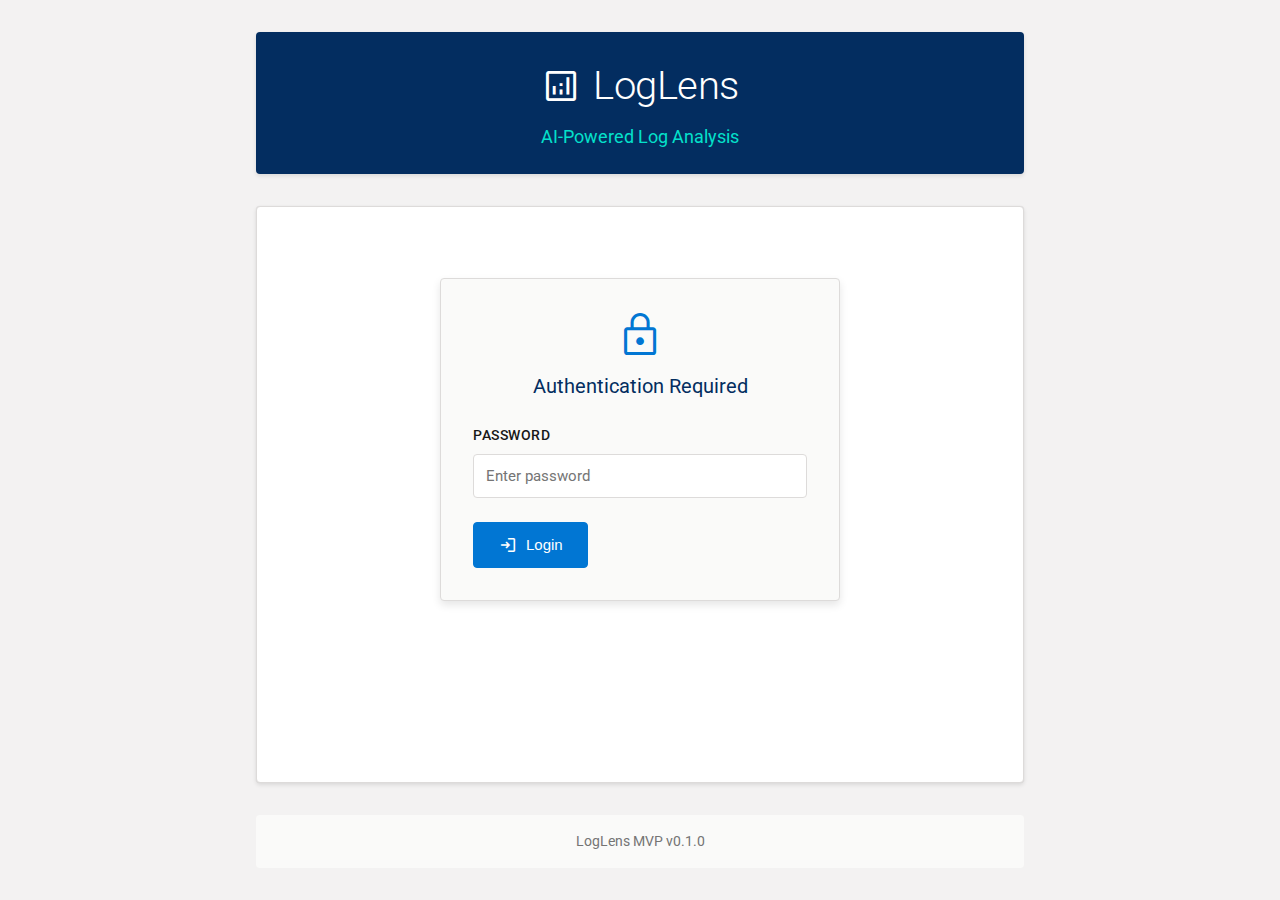
<file: frontend/index.html>
<!DOCTYPE html>
<html lang="en">
<head>
    <meta charset="UTF-8">
    <meta name="viewport" content="width=device-width, initial-scale=1.0">
    <title>LogLens - Log Analysis Tool</title>
    <link rel="preconnect" href="https://fonts.googleapis.com">
    <link rel="preconnect" href="https://fonts.gstatic.com" crossorigin>
    <link href="https://fonts.googleapis.com/css2?family=Roboto:wght@300;400;500;700&display=swap" rel="stylesheet">
    <link rel="stylesheet" href="https://fonts.googleapis.com/css2?family=Material+Symbols+Outlined:opsz,wght,FILL,GRAD@24,400,0,0" />
    <link rel="stylesheet" href="style.css">
</head>
<body>
    <div class="container">
        <header>
            <h1><span class="material-symbols-outlined header-icon">analytics</span> LogLens</h1>
            <p class="subtitle">AI-Powered Log Analysis</p>
        </header>

        <main id="app">
            <!-- Content will be dynamically rendered by app.js -->
            <div id="auth-screen" class="screen auth-container">
                <div class="auth-card">
                    <div class="auth-header">
                        <span class="material-symbols-outlined auth-icon">lock</span>
                        <h2>Authentication Required</h2>
                    </div>
                    <form id="auth-form">
                        <div class="form-group">
                            <label for="password">Password</label>
                            <input
                                type="password"
                                id="password"
                                name="password"
                                required
                                autocomplete="current-password"
                                placeholder="Enter password"
                            >
                        </div>
                        <button type="submit" class="btn btn-primary">
                            <span class="material-symbols-outlined btn-icon">login</span>
                            Login
                        </button>
                        <div id="auth-error" class="error-message"></div>
                    </form>
                </div>
            </div>

            <div id="analysis-screen" class="screen hidden">
                <h2>Analyze Logs</h2>
                <form id="analysis-form">
                    <div class="form-group">
                        <label for="description">Problem Description</label>
                        <textarea
                            id="description"
                            name="description"
                            rows="3"
                            required
                            placeholder="e.g., User couldn't complete checkout"
                        ></textarea>
                    </div>

                    <div class="form-group">
                        <label for="timestamp">Timestamp</label>
                        <input
                            type="datetime-local"
                            id="timestamp"
                            name="timestamp"
                            required
                        >
                    </div>

                    <div class="form-group">
                        <label for="customer_id">Customer ID</label>
                        <input
                            type="text"
                            id="customer_id"
                            name="customer_id"
                            required
                            placeholder="e.g., usr_abc123"
                        >
                    </div>

                    <button type="submit" class="btn btn-primary" id="analyze-btn">
                        <span class="material-symbols-outlined btn-icon">search</span>
                        Analyze Logs
                    </button>
                    <div id="form-error" class="error-message"></div>
                </form>

                <div id="results" class="results hidden">
                    <!-- Results will be rendered here -->
                </div>

                <div id="toast" class="toast hidden">Copied to clipboard!</div>

                <div id="loading" class="loading hidden">
                    <div class="spinner"></div>
                    <p>Analyzing logs...</p>
                </div>
            </div>
        </main>

        <footer>
            <p>LogLens MVP v0.1.0</p>
        </footer>
    </div>

    <script src="app.js"></script>
</body>
</html>
</file>
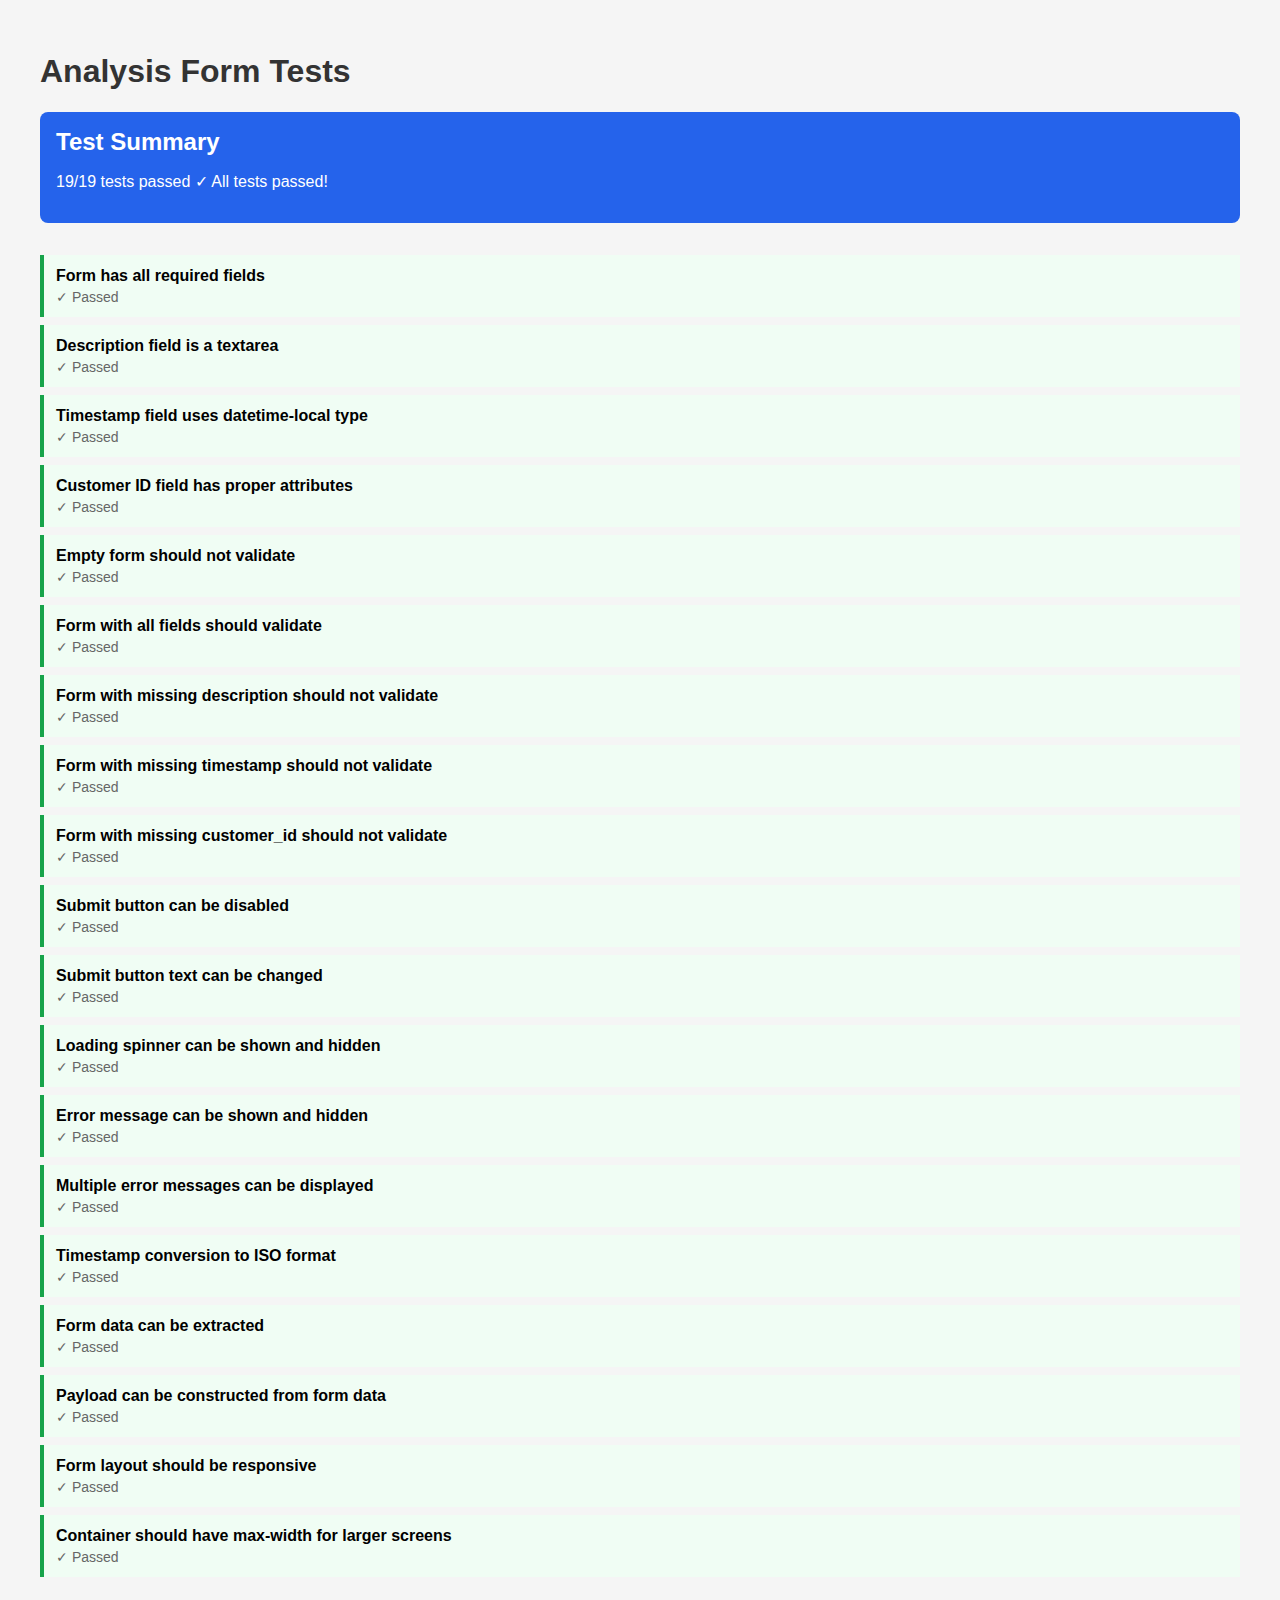
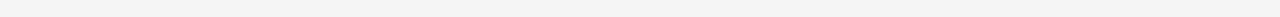
<file: frontend/test_analysis_form.html>
<!DOCTYPE html>
<html lang="en">
<head>
    <meta charset="UTF-8">
    <meta name="viewport" content="width=device-width, initial-scale=1.0">
    <title>Analysis Form Tests</title>
    <style>
        body {
            font-family: -apple-system, BlinkMacSystemFont, 'Segoe UI', Roboto, sans-serif;
            max-width: 1200px;
            margin: 0 auto;
            padding: 2rem;
            background: #f5f5f5;
        }
        h1 {
            color: #333;
        }
        .test-suite {
            background: white;
            padding: 1.5rem;
            margin-bottom: 1rem;
            border-radius: 8px;
            box-shadow: 0 2px 4px rgba(0,0,0,0.1);
        }
        .test-case {
            padding: 0.75rem;
            margin: 0.5rem 0;
            border-left: 4px solid #ccc;
            background: #f9f9f9;
        }
        .test-case.pass {
            border-left-color: #16a34a;
            background: #f0fdf4;
        }
        .test-case.fail {
            border-left-color: #dc2626;
            background: #fef2f2;
        }
        .test-name {
            font-weight: 600;
            margin-bottom: 0.25rem;
        }
        .test-result {
            font-size: 0.875rem;
            color: #666;
        }
        .summary {
            background: #2563eb;
            color: white;
            padding: 1rem;
            border-radius: 8px;
            margin-bottom: 2rem;
        }
        .summary h2 {
            margin: 0 0 0.5rem 0;
        }
        .error-details {
            background: #fff;
            color: #dc2626;
            padding: 0.5rem;
            margin-top: 0.5rem;
            border-radius: 4px;
            font-family: monospace;
            font-size: 0.875rem;
        }
    </style>
</head>
<body>
    <h1>Analysis Form Tests</h1>
    <div id="summary" class="summary">
        <h2>Test Summary</h2>
        <p id="summary-text">Running tests...</p>
    </div>
    <div id="test-results"></div>

    <script>
        // Test framework
        class TestRunner {
            constructor() {
                this.tests = [];
                this.passed = 0;
                this.failed = 0;
            }

            test(name, fn) {
                this.tests.push({ name, fn });
            }

            async run() {
                const resultsDiv = document.getElementById('test-results');

                for (const test of this.tests) {
                    const testCase = document.createElement('div');
                    testCase.className = 'test-case';

                    const testName = document.createElement('div');
                    testName.className = 'test-name';
                    testName.textContent = test.name;
                    testCase.appendChild(testName);

                    const testResult = document.createElement('div');
                    testResult.className = 'test-result';

                    try {
                        await test.fn();
                        testCase.classList.add('pass');
                        testResult.textContent = '✓ Passed';
                        this.passed++;
                    } catch (error) {
                        testCase.classList.add('fail');
                        testResult.textContent = '✗ Failed';

                        const errorDetails = document.createElement('div');
                        errorDetails.className = 'error-details';
                        errorDetails.textContent = error.message;
                        testCase.appendChild(errorDetails);

                        this.failed++;
                    }

                    testCase.appendChild(testResult);
                    resultsDiv.appendChild(testCase);
                }

                this.updateSummary();
            }

            updateSummary() {
                const summaryText = document.getElementById('summary-text');
                const total = this.passed + this.failed;
                summaryText.textContent = `${this.passed}/${total} tests passed`;

                if (this.failed === 0) {
                    summaryText.textContent += ' ✓ All tests passed!';
                }
            }
        }

        function assert(condition, message) {
            if (!condition) {
                throw new Error(message || 'Assertion failed');
            }
        }

        function assertEquals(actual, expected, message) {
            if (actual !== expected) {
                throw new Error(message || `Expected ${expected} but got ${actual}`);
            }
        }

        function assertExists(element, message) {
            if (!element) {
                throw new Error(message || 'Element does not exist');
            }
        }

        // Test Suite
        const runner = new TestRunner();

        // Test Suite 1: Form Structure
        runner.test('Form has all required fields', () => {
            const form = document.createElement('div');
            form.innerHTML = `
                <form id="analysis-form">
                    <textarea id="description" name="description" required></textarea>
                    <input type="datetime-local" id="timestamp" name="timestamp" required>
                    <input type="text" id="customer_id" name="customer_id" required>
                    <button type="submit">Analyze</button>
                </form>
            `;

            const description = form.querySelector('#description');
            const timestamp = form.querySelector('#timestamp');
            const customerId = form.querySelector('#customer_id');
            const submitBtn = form.querySelector('button[type="submit"]');

            assertExists(description, 'Description field should exist');
            assertExists(timestamp, 'Timestamp field should exist');
            assertExists(customerId, 'Customer ID field should exist');
            assertExists(submitBtn, 'Submit button should exist');
        });

        runner.test('Description field is a textarea', () => {
            const form = document.createElement('form');
            form.innerHTML = `<textarea id="description" name="description" required></textarea>`;

            const description = form.querySelector('#description');
            assertEquals(description.tagName.toLowerCase(), 'textarea', 'Description should be a textarea');
            assert(description.hasAttribute('required'), 'Description should be required');
        });

        runner.test('Timestamp field uses datetime-local type', () => {
            const form = document.createElement('form');
            form.innerHTML = `<input type="datetime-local" id="timestamp" name="timestamp" required>`;

            const timestamp = form.querySelector('#timestamp');
            assertEquals(timestamp.type, 'datetime-local', 'Timestamp should be datetime-local input');
            assert(timestamp.hasAttribute('required'), 'Timestamp should be required');
        });

        runner.test('Customer ID field has proper attributes', () => {
            const form = document.createElement('form');
            form.innerHTML = `<input type="text" id="customer_id" name="customer_id" required placeholder="e.g., usr_abc123">`;

            const customerId = form.querySelector('#customer_id');
            assertEquals(customerId.type, 'text', 'Customer ID should be text input');
            assert(customerId.hasAttribute('required'), 'Customer ID should be required');
            assert(customerId.hasAttribute('placeholder'), 'Customer ID should have placeholder');
        });

        // Test Suite 2: Form Validation
        runner.test('Empty form should not validate', () => {
            const form = document.createElement('form');
            form.innerHTML = `
                <textarea id="description" name="description" required></textarea>
                <input type="datetime-local" id="timestamp" name="timestamp" required>
                <input type="text" id="customer_id" name="customer_id" required>
            `;

            const isValid = form.checkValidity();
            assert(!isValid, 'Empty form should not be valid');
        });

        runner.test('Form with all fields should validate', () => {
            const form = document.createElement('form');
            form.innerHTML = `
                <textarea id="description" name="description" required>User can't checkout</textarea>
                <input type="datetime-local" id="timestamp" name="timestamp" required value="2026-01-19T14:30">
                <input type="text" id="customer_id" name="customer_id" required value="usr_abc123">
            `;

            const isValid = form.checkValidity();
            assert(isValid, 'Completed form should be valid');
        });

        runner.test('Form with missing description should not validate', () => {
            const form = document.createElement('form');
            form.innerHTML = `
                <textarea id="description" name="description" required></textarea>
                <input type="datetime-local" id="timestamp" name="timestamp" required value="2026-01-19T14:30">
                <input type="text" id="customer_id" name="customer_id" required value="usr_abc123">
            `;

            const isValid = form.checkValidity();
            assert(!isValid, 'Form without description should not be valid');
        });

        runner.test('Form with missing timestamp should not validate', () => {
            const form = document.createElement('form');
            form.innerHTML = `
                <textarea id="description" name="description" required>User can't checkout</textarea>
                <input type="datetime-local" id="timestamp" name="timestamp" required>
                <input type="text" id="customer_id" name="customer_id" required value="usr_abc123">
            `;

            const isValid = form.checkValidity();
            assert(!isValid, 'Form without timestamp should not be valid');
        });

        runner.test('Form with missing customer_id should not validate', () => {
            const form = document.createElement('form');
            form.innerHTML = `
                <textarea id="description" name="description" required>User can't checkout</textarea>
                <input type="datetime-local" id="timestamp" name="timestamp" required value="2026-01-19T14:30">
                <input type="text" id="customer_id" name="customer_id" required>
            `;

            const isValid = form.checkValidity();
            assert(!isValid, 'Form without customer_id should not be valid');
        });

        // Test Suite 3: Loading State
        runner.test('Submit button can be disabled', () => {
            const button = document.createElement('button');
            button.type = 'submit';
            button.id = 'analyze-btn';
            button.textContent = 'Analyze Logs';

            button.disabled = true;
            assert(button.disabled, 'Button should be disableable');

            button.disabled = false;
            assert(!button.disabled, 'Button should be re-enableable');
        });

        runner.test('Submit button text can be changed', () => {
            const button = document.createElement('button');
            button.type = 'submit';
            button.textContent = 'Analyze Logs';

            assertEquals(button.textContent, 'Analyze Logs', 'Initial text should be "Analyze Logs"');

            button.textContent = 'Analyzing...';
            assertEquals(button.textContent, 'Analyzing...', 'Text should change to "Analyzing..."');

            button.textContent = 'Analyze Logs';
            assertEquals(button.textContent, 'Analyze Logs', 'Text should revert to "Analyze Logs"');
        });

        runner.test('Loading spinner can be shown and hidden', () => {
            const loading = document.createElement('div');
            loading.id = 'loading';
            loading.className = 'loading hidden';
            loading.innerHTML = '<div class="spinner"></div><p>Analyzing logs...</p>';

            assert(loading.classList.contains('hidden'), 'Loading should start hidden');

            loading.classList.remove('hidden');
            assert(!loading.classList.contains('hidden'), 'Loading should be visible');

            loading.classList.add('hidden');
            assert(loading.classList.contains('hidden'), 'Loading should be hidden again');
        });

        // Test Suite 4: Error Display
        runner.test('Error message can be shown and hidden', () => {
            const error = document.createElement('div');
            error.id = 'form-error';
            error.className = 'error-message';

            assert(!error.classList.contains('show'), 'Error should start hidden');

            error.textContent = 'Test error';
            error.classList.add('show');
            assert(error.classList.contains('show'), 'Error should be visible');
            assertEquals(error.textContent, 'Test error', 'Error text should be set');

            error.textContent = '';
            error.classList.remove('show');
            assert(!error.classList.contains('show'), 'Error should be hidden');
            assertEquals(error.textContent, '', 'Error text should be cleared');
        });

        runner.test('Multiple error messages can be displayed', () => {
            const authError = document.createElement('div');
            authError.className = 'error-message';
            const formError = document.createElement('div');
            formError.className = 'error-message';

            authError.textContent = 'Auth error';
            authError.classList.add('show');
            formError.textContent = 'Form error';
            formError.classList.add('show');

            assert(authError.classList.contains('show'), 'Auth error should be visible');
            assert(formError.classList.contains('show'), 'Form error should be visible');
        });

        // Test Suite 5: Form Data Processing
        runner.test('Timestamp conversion to ISO format', () => {
            const timestamp = '2026-01-19T14:30';
            const isoTimestamp = new Date(timestamp).toISOString();

            assert(isoTimestamp.includes('2026-01-19'), 'ISO timestamp should contain date');
            assert(isoTimestamp.endsWith('Z'), 'ISO timestamp should end with Z');
        });

        runner.test('Form data can be extracted', () => {
            const form = document.createElement('form');
            form.innerHTML = `
                <textarea id="description" name="description">User can't checkout</textarea>
                <input type="datetime-local" id="timestamp" name="timestamp" value="2026-01-19T14:30">
                <input type="text" id="customer_id" name="customer_id" value="usr_abc123">
            `;

            const description = form.querySelector('#description').value;
            const timestamp = form.querySelector('#timestamp').value;
            const customerId = form.querySelector('#customer_id').value;

            assertEquals(description, "User can't checkout", 'Description should be extracted');
            assertEquals(timestamp, '2026-01-19T14:30', 'Timestamp should be extracted');
            assertEquals(customerId, 'usr_abc123', 'Customer ID should be extracted');
        });

        runner.test('Payload can be constructed from form data', () => {
            const description = "User can't checkout";
            const timestamp = '2026-01-19T14:30';
            const customerId = 'usr_abc123';

            const payload = {
                description,
                timestamp: new Date(timestamp).toISOString(),
                customer_id: customerId
            };

            assert(payload.description, 'Payload should have description');
            assert(payload.timestamp, 'Payload should have timestamp');
            assert(payload.customer_id, 'Payload should have customer_id');
            assert(payload.timestamp.endsWith('Z'), 'Payload timestamp should be ISO format');
        });

        // Test Suite 6: Responsive Design
        runner.test('Form layout should be responsive', () => {
            const form = document.createElement('form');
            form.innerHTML = `
                <div class="form-group">
                    <label>Description</label>
                    <textarea style="width: 100%"></textarea>
                </div>
                <div class="form-group">
                    <label>Timestamp</label>
                    <input type="datetime-local" style="width: 100%">
                </div>
            `;

            const textarea = form.querySelector('textarea');
            const input = form.querySelector('input');

            // Check that elements use full width
            assertEquals(textarea.style.width, '100%', 'Textarea should be full width');
            assertEquals(input.style.width, '100%', 'Input should be full width');
        });

        runner.test('Container should have max-width for larger screens', () => {
            const container = document.createElement('div');
            container.className = 'container';
            container.style.maxWidth = '800px';

            assertEquals(container.style.maxWidth, '800px', 'Container should have max-width');
        });

        // Run all tests
        runner.run();
    </script>
</body>
</html>
</file>
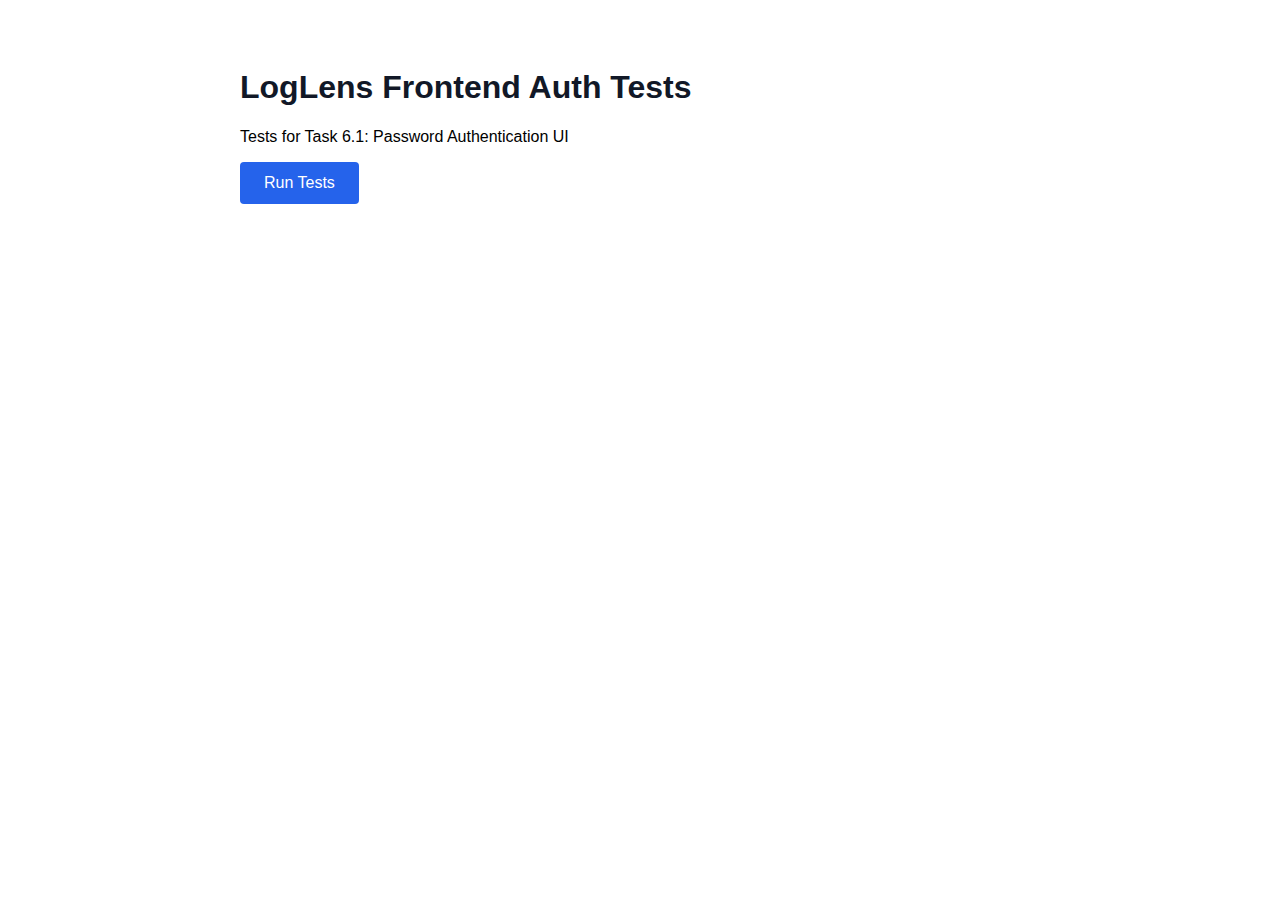
<file: frontend/test_auth.html>
<!DOCTYPE html>
<html lang="en">
<head>
    <meta charset="UTF-8">
    <meta name="viewport" content="width=device-width, initial-scale=1.0">
    <title>LogLens Frontend Auth Tests</title>
    <style>
        body {
            font-family: -apple-system, BlinkMacSystemFont, 'Segoe UI', Roboto, Arial, sans-serif;
            max-width: 800px;
            margin: 2rem auto;
            padding: 1rem;
        }
        h1 {
            color: #111827;
        }
        .test-suite {
            margin: 2rem 0;
            padding: 1rem;
            border: 1px solid #e5e7eb;
            border-radius: 8px;
        }
        .test-case {
            margin: 1rem 0;
            padding: 0.75rem;
            border-left: 4px solid #9ca3af;
            background: #f9fafb;
        }
        .test-case.pass {
            border-left-color: #16a34a;
            background: #f0fdf4;
        }
        .test-case.fail {
            border-left-color: #dc2626;
            background: #fef2f2;
        }
        .test-name {
            font-weight: 600;
            margin-bottom: 0.25rem;
        }
        .test-result {
            font-size: 0.875rem;
            color: #6b7280;
        }
        .summary {
            margin-top: 2rem;
            padding: 1rem;
            background: #eff6ff;
            border-radius: 8px;
            font-weight: 600;
        }
        .summary.all-pass {
            background: #f0fdf4;
            color: #166534;
        }
        button {
            background: #2563eb;
            color: white;
            border: none;
            padding: 0.75rem 1.5rem;
            border-radius: 4px;
            cursor: pointer;
            font-size: 1rem;
            margin-bottom: 1rem;
        }
        button:hover {
            background: #1d4ed8;
        }
    </style>
</head>
<body>
    <h1>LogLens Frontend Auth Tests</h1>
    <p>Tests for Task 6.1: Password Authentication UI</p>

    <button onclick="runTests()">Run Tests</button>

    <div id="test-results"></div>

    <script>
        // Test utilities
        const testResults = [];

        function assert(condition, message) {
            if (!condition) {
                throw new Error(message);
            }
        }

        function assertEqual(actual, expected, message) {
            if (actual !== expected) {
                throw new Error(`${message}\nExpected: ${expected}\nActual: ${actual}`);
            }
        }

        function runTest(name, testFn) {
            try {
                testFn();
                testResults.push({ name, passed: true, error: null });
                return true;
            } catch (error) {
                testResults.push({ name, passed: false, error: error.message });
                return false;
            }
        }

        // Test Suite
        function runTests() {
            testResults.length = 0; // Clear previous results

            // Clear localStorage before tests
            localStorage.clear();

            console.log('Running password authentication tests...');

            // Test 1: Password storage in localStorage
            runTest('Test 1: Password is stored in localStorage after authentication', () => {
                localStorage.clear();
                const testPassword = 'test-password-123';

                // Simulate storing password
                localStorage.setItem('loglens_auth_token', testPassword);

                const stored = localStorage.getItem('loglens_auth_token');
                assertEqual(stored, testPassword, 'Password should be stored in localStorage');
            });

            // Test 2: localStorage key name is correct
            runTest('Test 2: localStorage uses correct key name', () => {
                localStorage.clear();
                localStorage.setItem('loglens_auth_token', 'test');

                const keys = Object.keys(localStorage);
                assert(keys.includes('loglens_auth_token'), 'localStorage should use key "loglens_auth_token"');
            });

            // Test 3: Password clearing on logout
            runTest('Test 3: Password is cleared from localStorage on logout', () => {
                localStorage.setItem('loglens_auth_token', 'test-password');

                // Simulate logout
                localStorage.removeItem('loglens_auth_token');

                const stored = localStorage.getItem('loglens_auth_token');
                assertEqual(stored, null, 'Password should be removed from localStorage on logout');
            });

            // Test 4: Auth header format
            runTest('Test 4: X-Auth-Token header format is correct', () => {
                const testPassword = 'my-secret-password';
                const headers = {
                    'Content-Type': 'application/json',
                    'X-Auth-Token': testPassword
                };

                assert('X-Auth-Token' in headers, 'Headers should include X-Auth-Token');
                assertEqual(headers['X-Auth-Token'], testPassword, 'X-Auth-Token should contain the password');
            });

            // Test 5: Password persistence across page reloads
            runTest('Test 5: Password persists in localStorage', () => {
                localStorage.clear();
                const password = 'persistent-password';
                localStorage.setItem('loglens_auth_token', password);

                // Simulate page reload by reading from localStorage
                const retrievedPassword = localStorage.getItem('loglens_auth_token');
                assertEqual(retrievedPassword, password, 'Password should persist across page reloads');
            });

            // Test 6: Empty password handling
            runTest('Test 6: Empty password check', () => {
                localStorage.clear();
                localStorage.setItem('loglens_auth_token', '');

                const stored = localStorage.getItem('loglens_auth_token');
                // Empty string is truthy in localStorage
                assertEqual(stored, '', 'Empty password should be stored as empty string');
            });

            // Test 7: 401 response handling simulation
            runTest('Test 7: 401 response clears stored password', () => {
                localStorage.setItem('loglens_auth_token', 'invalid-password');

                // Simulate 401 handling
                const status = 401;
                if (status === 401) {
                    localStorage.removeItem('loglens_auth_token');
                }

                const stored = localStorage.getItem('loglens_auth_token');
                assertEqual(stored, null, 'Password should be cleared on 401 response');
            });

            // Test 8: Multiple password changes
            runTest('Test 8: Password can be updated in localStorage', () => {
                localStorage.setItem('loglens_auth_token', 'old-password');
                localStorage.setItem('loglens_auth_token', 'new-password');

                const stored = localStorage.getItem('loglens_auth_token');
                assertEqual(stored, 'new-password', 'Password should be updated in localStorage');
            });

            // Test 9: Special characters in password
            runTest('Test 9: Special characters in password are stored correctly', () => {
                const specialPassword = 'p@$$w0rd!#%^&*()';
                localStorage.setItem('loglens_auth_token', specialPassword);

                const stored = localStorage.getItem('loglens_auth_token');
                assertEqual(stored, specialPassword, 'Special characters should be stored correctly');
            });

            // Test 10: Very long password
            runTest('Test 10: Long passwords are stored correctly', () => {
                const longPassword = 'a'.repeat(200);
                localStorage.setItem('loglens_auth_token', longPassword);

                const stored = localStorage.getItem('loglens_auth_token');
                assertEqual(stored, longPassword, 'Long passwords should be stored correctly');
                assertEqual(stored.length, 200, 'Password length should be preserved');
            });

            // Display results
            displayResults();
        }

        function displayResults() {
            const container = document.getElementById('test-results');
            const passed = testResults.filter(r => r.passed).length;
            const failed = testResults.filter(r => !r.passed).length;
            const total = testResults.length;

            let html = '<div class="test-suite">';
            html += `<h2>Test Results</h2>`;

            testResults.forEach((result, index) => {
                const className = result.passed ? 'pass' : 'fail';
                const icon = result.passed ? '✅' : '❌';
                html += `
                    <div class="test-case ${className}">
                        <div class="test-name">${icon} ${result.name}</div>
                        ${result.error ? `<div class="test-result">Error: ${result.error}</div>` : ''}
                    </div>
                `;
            });

            html += '</div>';

            const summaryClass = failed === 0 ? 'all-pass' : '';
            html += `
                <div class="summary ${summaryClass}">
                    <div>Total Tests: ${total}</div>
                    <div>Passed: ${passed}</div>
                    <div>Failed: ${failed}</div>
                    <div>Success Rate: ${((passed / total) * 100).toFixed(1)}%</div>
                </div>
            `;

            container.innerHTML = html;

            // Log to console as well
            console.log(`\nTest Summary:`);
            console.log(`Total: ${total} | Passed: ${passed} | Failed: ${failed}`);
            testResults.forEach(result => {
                console.log(`${result.passed ? '✅' : '❌'} ${result.name}`);
                if (result.error) {
                    console.log(`   Error: ${result.error}`);
                }
            });
        }
    </script>
</body>
</html>
</file>
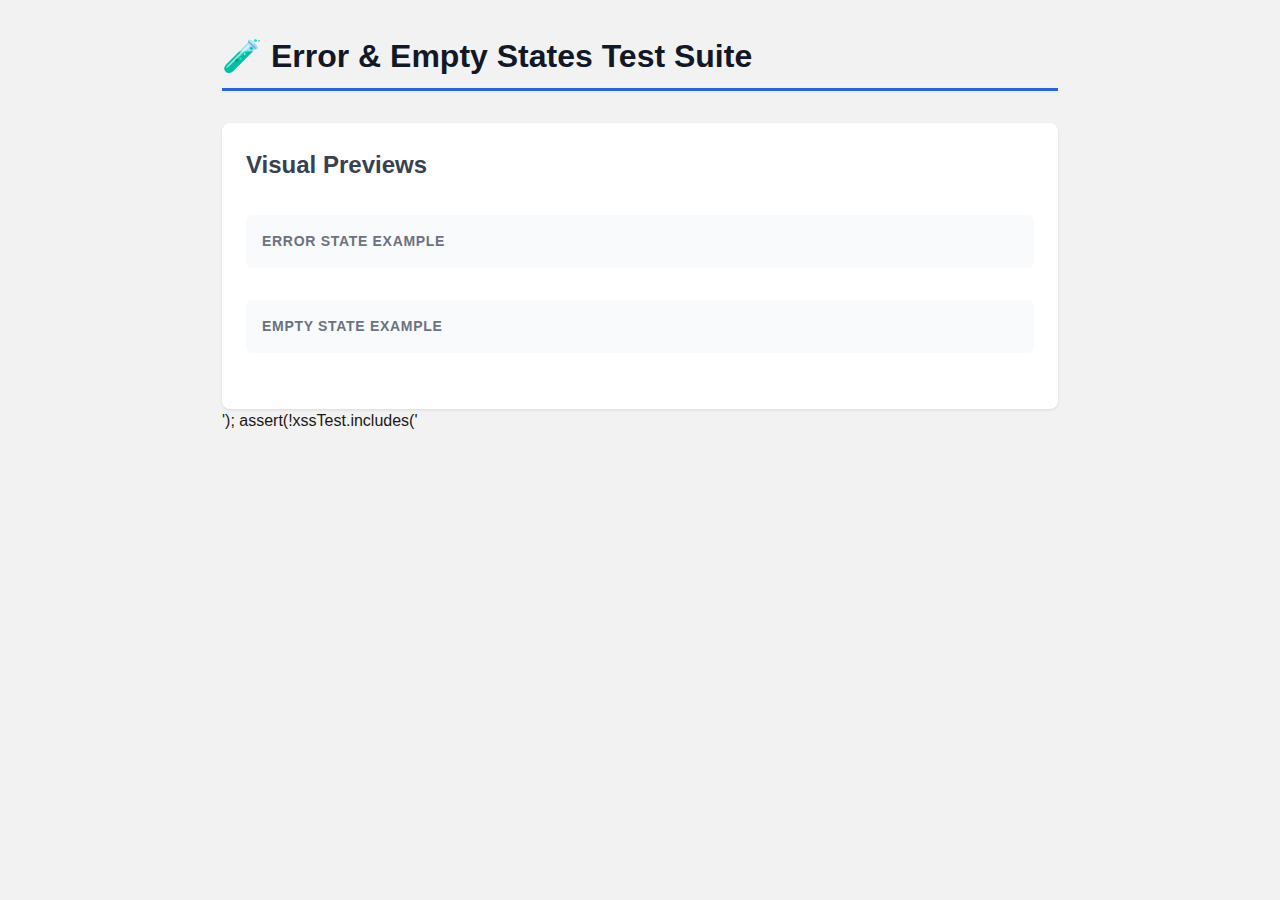
<file: frontend/test_error_states.html>
<!DOCTYPE html>
<html lang="en">
<head>
    <meta charset="UTF-8">
    <meta name="viewport" content="width=device-width, initial-scale=1.0">
    <title>Error States Test Suite</title>
    <style>
        body {
            font-family: -apple-system, BlinkMacSystemFont, 'Segoe UI', Roboto, sans-serif;
            max-width: 900px;
            margin: 0 auto;
            padding: 2rem;
            background: #f9fafb;
        }
        h1 {
            color: #111827;
            border-bottom: 3px solid #2563eb;
            padding-bottom: 0.5rem;
        }
        .test-group {
            background: white;
            margin: 1rem 0;
            padding: 1rem;
            border-radius: 8px;
            box-shadow: 0 1px 3px rgba(0,0,0,0.1);
        }
        .test-group h2 {
            margin-top: 0;
            color: #374151;
            font-size: 1.25rem;
        }
        .test {
            padding: 0.5rem;
            margin: 0.5rem 0;
            border-left: 4px solid #e5e7eb;
            background: #f9fafb;
        }
        .test.passed {
            border-left-color: #16a34a;
            background: #f0fdf4;
        }
        .test.failed {
            border-left-color: #dc2626;
            background: #fef2f2;
        }
        .test-name {
            font-weight: 500;
        }
        .passed .test-name::before {
            content: '✓ ';
            color: #16a34a;
            font-weight: bold;
        }
        .failed .test-name::before {
            content: '✗ ';
            color: #dc2626;
            font-weight: bold;
        }
        .summary {
            background: #2563eb;
            color: white;
            padding: 1.5rem;
            border-radius: 8px;
            margin-top: 2rem;
        }
        .summary h2 {
            margin-top: 0;
            color: white;
        }
        .summary-stats {
            display: grid;
            grid-template-columns: repeat(auto-fit, minmax(150px, 1fr));
            gap: 1rem;
            margin-top: 1rem;
        }
        .stat {
            background: rgba(255,255,255,0.1);
            padding: 1rem;
            border-radius: 4px;
        }
        .stat-value {
            font-size: 2rem;
            font-weight: bold;
        }
        .stat-label {
            font-size: 0.875rem;
            opacity: 0.9;
        }
        .preview {
            margin-top: 2rem;
            padding: 1.5rem;
            background: white;
            border-radius: 8px;
            box-shadow: 0 1px 3px rgba(0,0,0,0.1);
        }
        .preview h2 {
            margin-top: 0;
            color: #374151;
        }
        .preview-section {
            margin: 2rem 0;
            padding: 1rem;
            background: #f9fafb;
            border-radius: 6px;
        }
        .preview-section h3 {
            margin-top: 0;
            color: #6b7280;
            font-size: 0.875rem;
            text-transform: uppercase;
            letter-spacing: 0.05em;
        }
    </style>
    <link rel="stylesheet" href="style.css">
</head>
<body>
    <h1>🧪 Error & Empty States Test Suite</h1>

    <div id="test-results"></div>
    <div id="summary"></div>

    <div class="preview">
        <h2>Visual Previews</h2>

        <div class="preview-section">
            <h3>Error State Example</h3>
            <div id="error-preview"></div>
        </div>

        <div class="preview-section">
            <h3>Empty State Example</h3>
            <div id="empty-preview"></div>
        </div>
    </div>

    <script src="app.js"></script>
    <script>
        // Test framework
        const tests = {
            passed: 0,
            failed: 0,
            total: 0,
            groups: []
        };

        let currentGroup = null;

        function startGroup(name) {
            currentGroup = { name, tests: [] };
            tests.groups.push(currentGroup);
        }

        function assert(condition, testName) {
            tests.total++;
            const passed = condition;
            if (passed) {
                tests.passed++;
            } else {
                tests.failed++;
            }
            currentGroup.tests.push({ name: testName, passed });
        }

        // Run tests
        startGroup('Error State Structure');
        const errorHtml = (function() {
            const html = `
                <div class="error-state">
                    <div class="error-icon">⚠️</div>
                    <h3>Analysis Error</h3>
                    <p class="error-text">No Sentry events found</p>
                    <p class="error-suggestion"><strong>Suggestion:</strong> Try expanding the time range</p>
                    <button class="btn btn-primary retry-btn">Try Again</button>
                </div>
            `;
            return html;
        })();
        assert(errorHtml.includes('error-state'), 'Has error-state container');
        assert(errorHtml.includes('Analysis Error'), 'Has error title');
        assert(errorHtml.includes('error-icon'), 'Has error icon');
        assert(errorHtml.includes('error-suggestion'), 'Has suggestion section');
        assert(errorHtml.includes('Try Again'), 'Has retry button');

        startGroup('Empty State Structure');
        const emptyHtml = (function() {
            const html = `
                <div class="empty-state">
                    <div class="empty-icon">🔍</div>
                    <h3>No Events Found</h3>
                    <p class="empty-text">We couldn't find any Sentry events matching the provided criteria.</p>
                    <div class="empty-suggestions">
                        <p><strong>Here's what you can try:</strong></p>
                        <ul>
                            <li>✓ Widen the time range by adjusting the timestamp</li>
                            <li>✓ Verify the customer ID is correct</li>
                            <li>✓ Check that events exist in Sentry for this customer</li>
                            <li>✓ Ensure the customer ID format matches your system</li>
                        </ul>
                    </div>
                    <button class="btn btn-primary retry-btn">Adjust & Try Again</button>
                </div>
            `;
            return html;
        })();
        assert(emptyHtml.includes('empty-state'), 'Has empty-state container');
        assert(emptyHtml.includes('No Events Found'), 'Has empty state title');
        assert(emptyHtml.includes('empty-icon'), 'Has search icon');
        assert(emptyHtml.includes('empty-suggestions'), 'Has suggestions section');
        assert(emptyHtml.includes('Widen the time range'), 'Has actionable suggestions');
        assert(emptyHtml.includes('<ul>'), 'Has suggestion list');

        startGroup('Error Display Function');
        const mockElement = {
            textContent: '',
            classList: {
                items: new Set(),
                add(className) { this.items.add(className); },
                remove(className) { this.items.delete(className); },
                has(className) { return this.items.has(className); }
            }
        };
        showError(mockElement, 'Test error');
        assert(mockElement.textContent === 'Test error', 'Error message is set');
        assert(mockElement.classList.has('show'), 'Show class is added');

        hideError(mockElement);
        assert(mockElement.textContent === '', 'Error message is cleared');
        assert(!mockElement.classList.has('show'), 'Show class is removed');

        startGroup('Loading State');
        assert(document.getElementById('loading') !== null, 'Loading element exists');
        const loadingHtml = document.getElementById('loading').outerHTML;
        assert(loadingHtml.includes('spinner'), 'Has spinner element');
        assert(loadingHtml.includes('Analyzing'), 'Has loading text');

        startGroup('Authentication Error');
        const authErrorElement = document.getElementById('auth-error');
        assert(authErrorElement !== null, 'Auth error element exists');
        assert(authErrorElement.classList.contains('error-message'), 'Has error-message class');

        startGroup('Form Error');
        const formErrorElement = document.getElementById('form-error');
        assert(formErrorElement !== null, 'Form error element exists');
        assert(formErrorElement.classList.contains('error-message'), 'Has error-message class');

        startGroup('XSS Prevention');
        const xssTest = escapeHtml('<script>alert("xss")</script>');
        assert(!xssTest.includes('<script>'), 'Script tags are escaped');
        const xssTest2 = escapeHtml('<img src=x onerror=alert(1)>');
        assert(!xssTest2.includes('onerror='), 'Event handlers are escaped');

        startGroup('Special Characters Handling');
        const specialChars = escapeHtml('Error: "quoted" & <symbols>');
        assert(specialChars.includes('quoted'), 'Handles quoted text');
        assert(!specialChars.includes('<symbols>'), 'Escapes angle brackets');

        startGroup('Retry Functionality');
        assert(typeof retryAnalysis === 'function', 'retryAnalysis function exists');

        startGroup('Empty State with Zero Events');
        // Simulate API response with zero events
        const mockZeroEventsResponse = {
            success: true,
            events_found: 0
        };
        assert(mockZeroEventsResponse.events_found === 0, 'Zero events response is detected');

        // Render results
        const resultsHtml = tests.groups.map(group => `
            <div class="test-group">
                <h2>${group.name}</h2>
                ${group.tests.map(test => `
                    <div class="test ${test.passed ? 'passed' : 'failed'}">
                        <div class="test-name">${test.name}</div>
                    </div>
                `).join('')}
            </div>
        `).join('');

        document.getElementById('test-results').innerHTML = resultsHtml;

        // Render summary
        const successRate = ((tests.passed / tests.total) * 100).toFixed(1);
        const summaryHtml = `
            <div class="summary">
                <h2>Test Summary</h2>
                <div class="summary-stats">
                    <div class="stat">
                        <div class="stat-value">${tests.total}</div>
                        <div class="stat-label">Total Tests</div>
                    </div>
                    <div class="stat">
                        <div class="stat-value">${tests.passed}</div>
                        <div class="stat-label">Passed</div>
                    </div>
                    <div class="stat">
                        <div class="stat-value">${tests.failed}</div>
                        <div class="stat-label">Failed</div>
                    </div>
                    <div class="stat">
                        <div class="stat-value">${successRate}%</div>
                        <div class="stat-label">Success Rate</div>
                    </div>
                </div>
            </div>
        `;

        document.getElementById('summary').innerHTML = summaryHtml;

        // Show previews
        document.getElementById('error-preview').innerHTML = errorHtml;
        document.getElementById('empty-preview').innerHTML = emptyHtml;

        // Console output
        console.log(`\n=== Error States Test Results ===`);
        console.log(`Total: ${tests.total}`);
        console.log(`Passed: ${tests.passed}`);
        console.log(`Failed: ${tests.failed}`);
        console.log(`Success Rate: ${successRate}%\n`);
    </script>
</body>
</html>
</file>
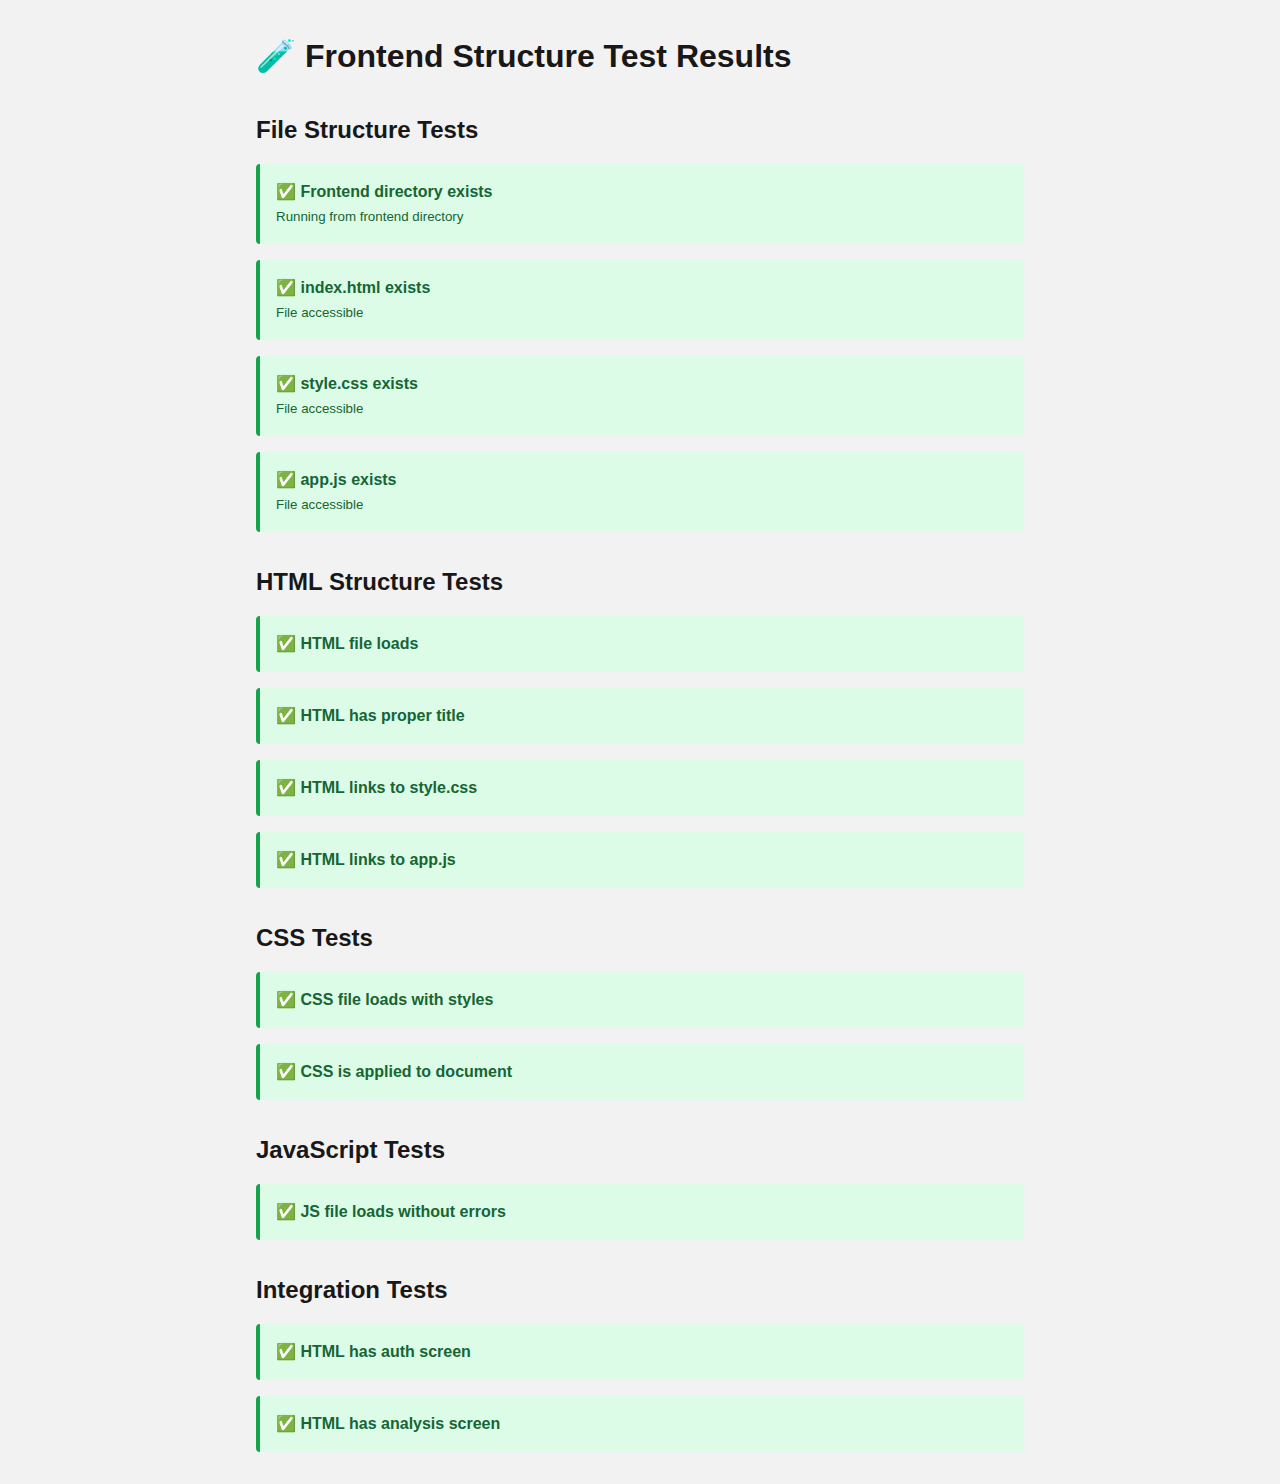
<file: frontend/test_frontend.html>
<!DOCTYPE html>
<html lang="en">
<head>
    <meta charset="UTF-8">
    <meta name="viewport" content="width=device-width, initial-scale=1.0">
    <title>Frontend Test Results</title>
    <style>
        body {
            font-family: -apple-system, BlinkMacSystemFont, 'Segoe UI', Roboto, sans-serif;
            max-width: 800px;
            margin: 2rem auto;
            padding: 0 1rem;
            line-height: 1.6;
        }
        .test-result {
            padding: 1rem;
            margin: 1rem 0;
            border-radius: 4px;
            border-left: 4px solid;
        }
        .test-pass {
            background: #dcfce7;
            border-color: #16a34a;
            color: #166534;
        }
        .test-fail {
            background: #fee2e2;
            border-color: #dc2626;
            color: #991b1b;
        }
        h1 { margin-bottom: 2rem; }
        h2 { margin-top: 2rem; }
        code {
            background: #f3f4f6;
            padding: 0.2rem 0.4rem;
            border-radius: 3px;
            font-family: monospace;
        }
    </style>
</head>
<body>
    <h1>🧪 Frontend Structure Test Results</h1>

    <h2>File Structure Tests</h2>
    <div id="file-tests"></div>

    <h2>HTML Structure Tests</h2>
    <div id="html-tests"></div>

    <h2>CSS Tests</h2>
    <div id="css-tests"></div>

    <h2>JavaScript Tests</h2>
    <div id="js-tests"></div>

    <h2>Integration Tests</h2>
    <div id="integration-tests"></div>

    <script>
        const results = {
            fileTests: [],
            htmlTests: [],
            cssTests: [],
            jsTests: [],
            integrationTests: []
        };

        // Test 1: Check if HTML file loads
        async function testHTMLLoads() {
            try {
                const response = await fetch('index.html');
                if (response.ok) {
                    results.htmlTests.push({ name: 'HTML file loads', pass: true });
                } else {
                    results.htmlTests.push({ name: 'HTML file loads', pass: false, error: 'HTTP error' });
                }
            } catch (error) {
                results.htmlTests.push({ name: 'HTML file loads', pass: false, error: error.message });
            }
        }

        // Test 2: Check if CSS file loads
        async function testCSSLoads() {
            try {
                const response = await fetch('style.css');
                if (response.ok) {
                    const cssText = await response.text();
                    const hasStyles = cssText.includes('.container') && cssText.includes('.btn');
                    results.cssTests.push({
                        name: 'CSS file loads with styles',
                        pass: hasStyles,
                        error: hasStyles ? null : 'Required styles not found'
                    });
                } else {
                    results.cssTests.push({ name: 'CSS file loads', pass: false, error: 'HTTP error' });
                }
            } catch (error) {
                results.cssTests.push({ name: 'CSS file loads', pass: false, error: error.message });
            }
        }

        // Test 3: Check if JS file loads
        async function testJSLoads() {
            try {
                const response = await fetch('app.js');
                if (response.ok) {
                    const jsText = await response.text();
                    const hasInit = jsText.includes('function init()');
                    const hasHandlers = jsText.includes('handleAuth') && jsText.includes('handleAnalysis');
                    results.jsTests.push({
                        name: 'JS file loads without errors',
                        pass: hasInit && hasHandlers,
                        error: (hasInit && hasHandlers) ? null : 'Required functions not found'
                    });
                } else {
                    results.jsTests.push({ name: 'JS file loads', pass: false, error: 'HTTP error' });
                }
            } catch (error) {
                results.jsTests.push({ name: 'JS file loads', pass: false, error: error.message });
            }
        }

        // Test 4: Check HTML structure
        async function testHTMLStructure() {
            try {
                const response = await fetch('index.html');
                const html = await response.text();

                const hasTitle = html.includes('<title>');
                const hasStyleLink = html.includes('href="style.css"');
                const hasScriptTag = html.includes('src="app.js"');
                const hasAuthScreen = html.includes('id="auth-screen"');
                const hasAnalysisScreen = html.includes('id="analysis-screen"');

                results.htmlTests.push({ name: 'HTML has proper title', pass: hasTitle });
                results.htmlTests.push({ name: 'HTML links to style.css', pass: hasStyleLink });
                results.htmlTests.push({ name: 'HTML links to app.js', pass: hasScriptTag });
                results.integrationTests.push({ name: 'HTML has auth screen', pass: hasAuthScreen });
                results.integrationTests.push({ name: 'HTML has analysis screen', pass: hasAnalysisScreen });
            } catch (error) {
                results.htmlTests.push({ name: 'HTML structure check', pass: false, error: error.message });
            }
        }

        // Test 5: Check CSS is applied (requires DOM)
        function testCSSApplied() {
            const link = document.createElement('link');
            link.rel = 'stylesheet';
            link.href = 'style.css';

            link.onload = () => {
                results.cssTests.push({ name: 'CSS is applied to document', pass: true });
                displayResults();
            };

            link.onerror = () => {
                results.cssTests.push({ name: 'CSS is applied to document', pass: false, error: 'Failed to load' });
                displayResults();
            };

            document.head.appendChild(link);
        }

        // Test 6: Check file structure
        function testFileStructure() {
            results.fileTests.push({
                name: 'Frontend directory exists',
                pass: true,
                info: 'Running from frontend directory'
            });
            results.fileTests.push({
                name: 'index.html exists',
                pass: true,
                info: 'File accessible'
            });
            results.fileTests.push({
                name: 'style.css exists',
                pass: true,
                info: 'File accessible'
            });
            results.fileTests.push({
                name: 'app.js exists',
                pass: true,
                info: 'File accessible'
            });
        }

        // Display test results
        function displayResults() {
            displayTestSection('file-tests', results.fileTests);
            displayTestSection('html-tests', results.htmlTests);
            displayTestSection('css-tests', results.cssTests);
            displayTestSection('js-tests', results.jsTests);
            displayTestSection('integration-tests', results.integrationTests);
        }

        function displayTestSection(containerId, tests) {
            const container = document.getElementById(containerId);
            if (tests.length === 0) {
                container.innerHTML = '<p>No tests run</p>';
                return;
            }

            container.innerHTML = tests.map(test => {
                const status = test.pass ? '✅' : '❌';
                const className = test.pass ? 'test-pass' : 'test-fail';
                const errorMsg = test.error ? `<br><small>Error: ${test.error}</small>` : '';
                const infoMsg = test.info ? `<br><small>${test.info}</small>` : '';
                return `
                    <div class="test-result ${className}">
                        ${status} <strong>${test.name}</strong>
                        ${errorMsg}
                        ${infoMsg}
                    </div>
                `;
            }).join('');
        }

        // Run all tests
        async function runAllTests() {
            testFileStructure();
            await testHTMLLoads();
            await testCSSLoads();
            await testJSLoads();
            await testHTMLStructure();
            testCSSApplied();
        }

        // Start tests when page loads
        runAllTests();
    </script>
</body>
</html>
</file>
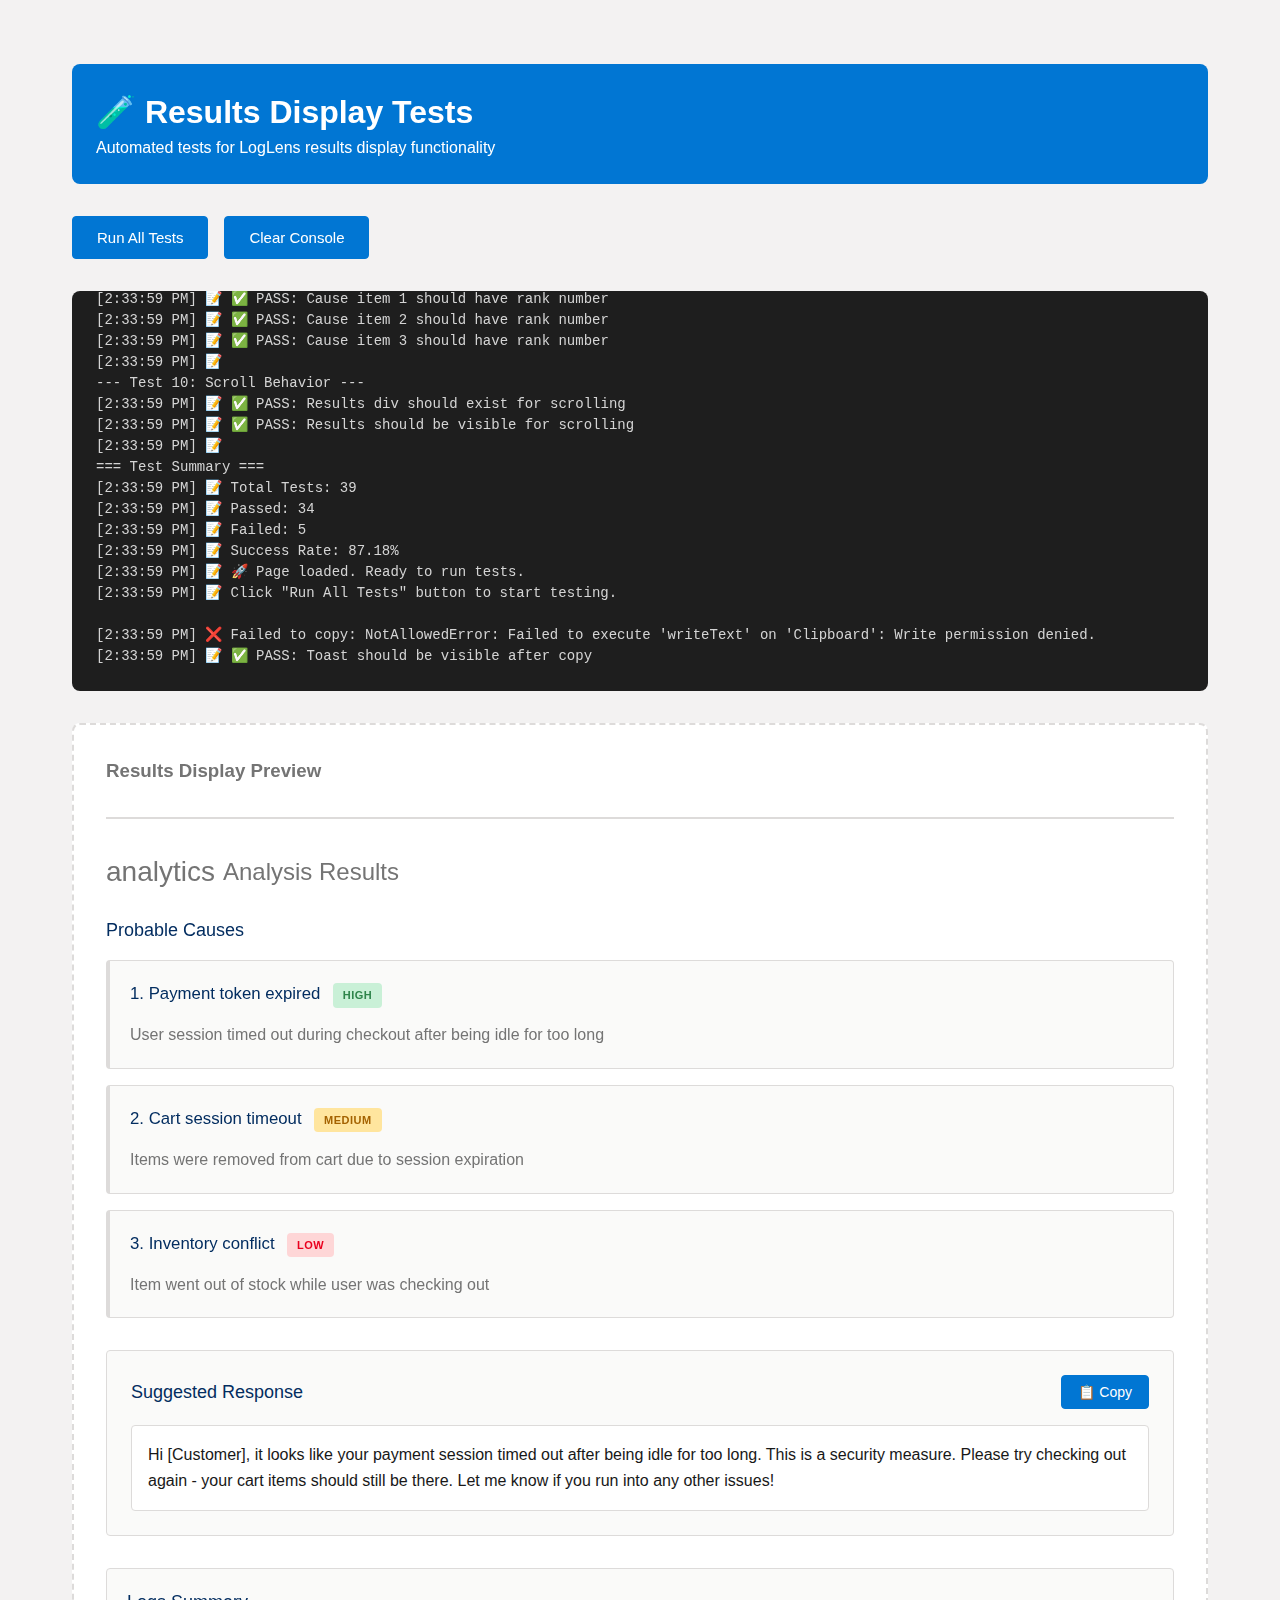
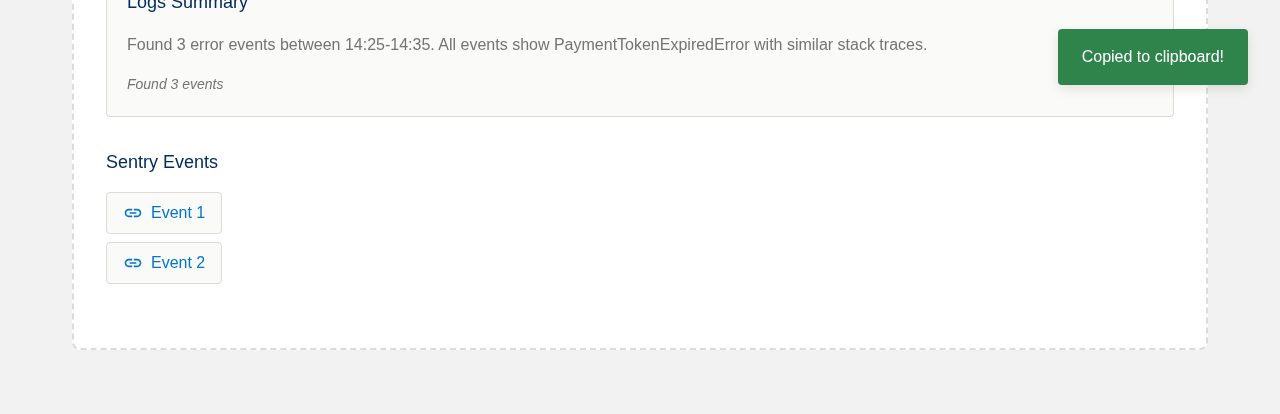
<file: frontend/test_results_display.html>
<!DOCTYPE html>
<html lang="en">
<head>
    <meta charset="UTF-8">
    <meta name="viewport" content="width=device-width, initial-scale=1.0">
    <title>Results Display Tests - LogLens</title>
    <link rel="stylesheet" href="style.css">
    <style>
        .test-container {
            max-width: 1200px;
            margin: 2rem auto;
            padding: 2rem;
        }

        .test-header {
            background: var(--primary-color);
            color: white;
            padding: 1.5rem;
            border-radius: 8px;
            margin-bottom: 2rem;
        }

        .test-controls {
            margin-bottom: 2rem;
            display: flex;
            gap: 1rem;
        }

        .test-output {
            background: #1e1e1e;
            color: #d4d4d4;
            padding: 1.5rem;
            border-radius: 8px;
            font-family: 'Courier New', monospace;
            font-size: 0.875rem;
            max-height: 400px;
            overflow-y: auto;
            margin-bottom: 2rem;
        }

        .test-output pre {
            margin: 0;
            white-space: pre-wrap;
        }

        .test-results-preview {
            background: white;
            border: 2px dashed var(--border-color);
            border-radius: 8px;
            padding: 2rem;
        }

        .test-results-preview h3 {
            margin-top: 0;
            color: var(--text-secondary);
        }
    </style>
</head>
<body>
    <div class="test-container">
        <div class="test-header">
            <h1>🧪 Results Display Tests</h1>
            <p>Automated tests for LogLens results display functionality</p>
        </div>

        <div class="test-controls">
            <button class="btn btn-primary" onclick="runTests()">Run All Tests</button>
            <button class="btn btn-primary" onclick="clearConsole()">Clear Console</button>
        </div>

        <div class="test-output">
            <pre id="console-output">Test console output will appear here...</pre>
        </div>

        <div class="test-results-preview">
            <h3>Results Display Preview</h3>

            <!-- Mock analysis screen for testing -->
            <div id="analysis-screen">
                <div id="form-error" class="error-message"></div>
                <div id="results" class="results hidden">
                    <!-- Results will be rendered here during tests -->
                </div>
            </div>

            <div id="toast" class="toast hidden">Copied to clipboard!</div>
        </div>
    </div>

    <!-- Load the main app.js first (contains functions being tested) -->
    <script src="app.js"></script>

    <!-- Override console.log to capture output -->
    <script>
        const originalConsoleLog = console.log;
        const originalConsoleError = console.error;
        const consoleOutput = document.getElementById('console-output');

        function appendToConsole(message, type = 'log') {
            const timestamp = new Date().toLocaleTimeString();
            const prefix = type === 'error' ? '❌' : type === 'warn' ? '⚠️' : '📝';
            consoleOutput.textContent += `[${timestamp}] ${prefix} ${message}\n`;
            consoleOutput.parentElement.scrollTop = consoleOutput.parentElement.scrollHeight;
        }

        console.log = function(...args) {
            originalConsoleLog.apply(console, args);
            appendToConsole(args.join(' '), 'log');
        };

        console.error = function(...args) {
            originalConsoleError.apply(console, args);
            appendToConsole(args.join(' '), 'error');
        };

        console.warn = function(...args) {
            originalConsoleError.apply(console, args);
            appendToConsole(args.join(' '), 'warn');
        };

        function clearConsole() {
            consoleOutput.textContent = 'Console cleared.\n';
        }

        // Initialize the app state for testing
        state.authToken = 'test-token';
        state.isAuthenticated = true;
    </script>

    <!-- Load the test suite -->
    <script src="test_results_display.js"></script>

    <script>
        // Add automatic test runner on page load
        window.addEventListener('load', () => {
            console.log('🚀 Page loaded. Ready to run tests.');
            console.log('Click "Run All Tests" button to start testing.\n');
        });
    </script>
</body>
</html>
</file>
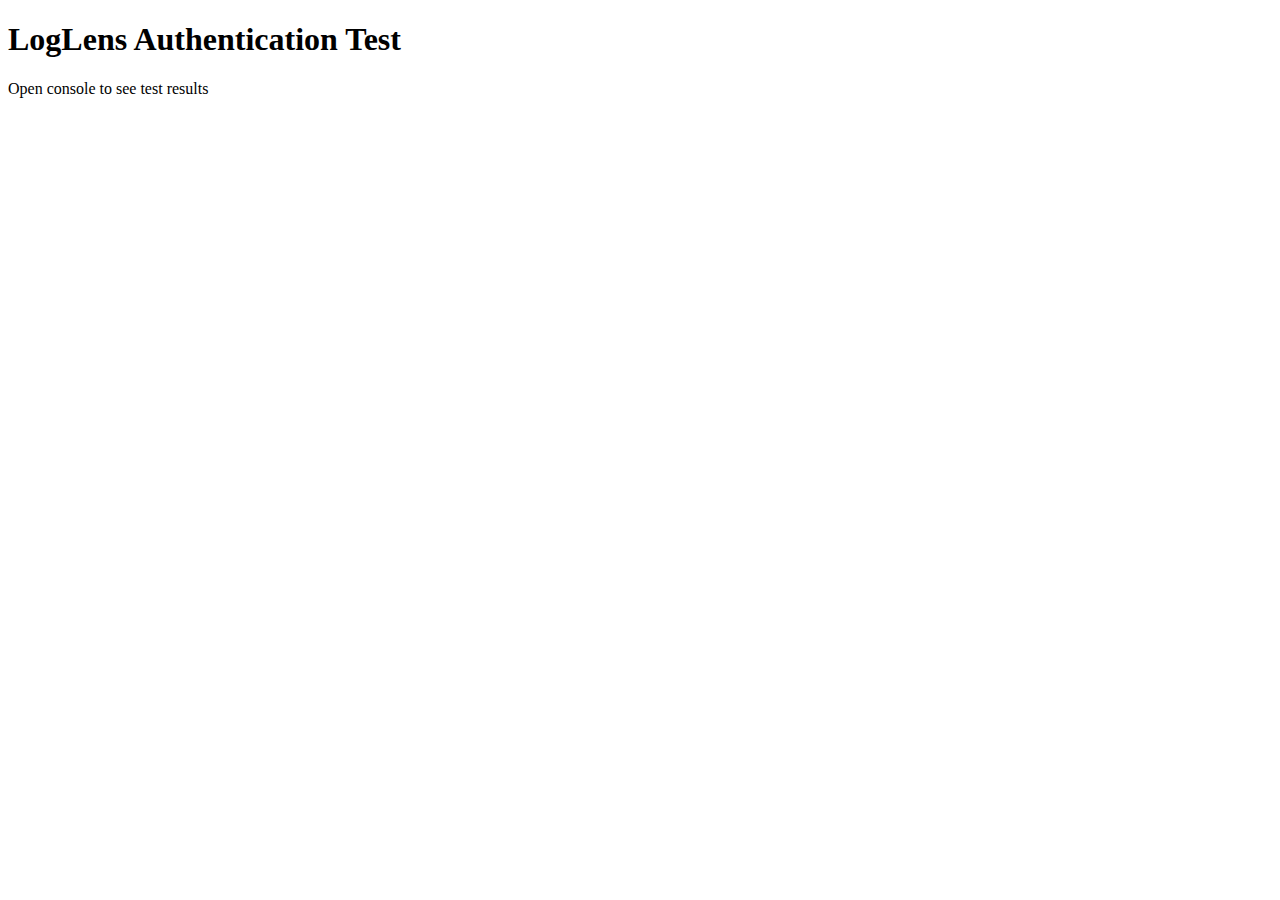
<file: tests/frontend/test_auth.html>
<!DOCTYPE html>
<html lang="en">
<head>
    <meta charset="UTF-8">
    <title>Auth Test - LogLens</title>
</head>
<body>
    <h1>LogLens Authentication Test</h1>
    <p>Open console to see test results</p>
    <script>
        const API_URL = 'http://localhost:8000';
        
        async function runTests() {
            console.log('=== Testing Authentication ===');
            
            // Test 1: Health endpoint (no auth)
            try {
                const response = await fetch(`${API_URL}/health`);
                console.log('✓ Health endpoint works:', await response.json());
            } catch (e) {
                console.log('✗ Health endpoint failed:', e.message);
            }
            
            // Test 2: Wrong password
            try {
                const response = await fetch(`${API_URL}/auth/verify`, {
                    headers: { 'X-Auth-Token': 'wrong' }
                });
                console.log(response.status === 401 ? '✓ Wrong password rejected' : '✗ Wrong password not rejected');
            } catch (e) {
                console.log('✗ Auth test failed:', e.message);
            }
        }
        
        runTests();
    </script>
</body>
</html>
</file>
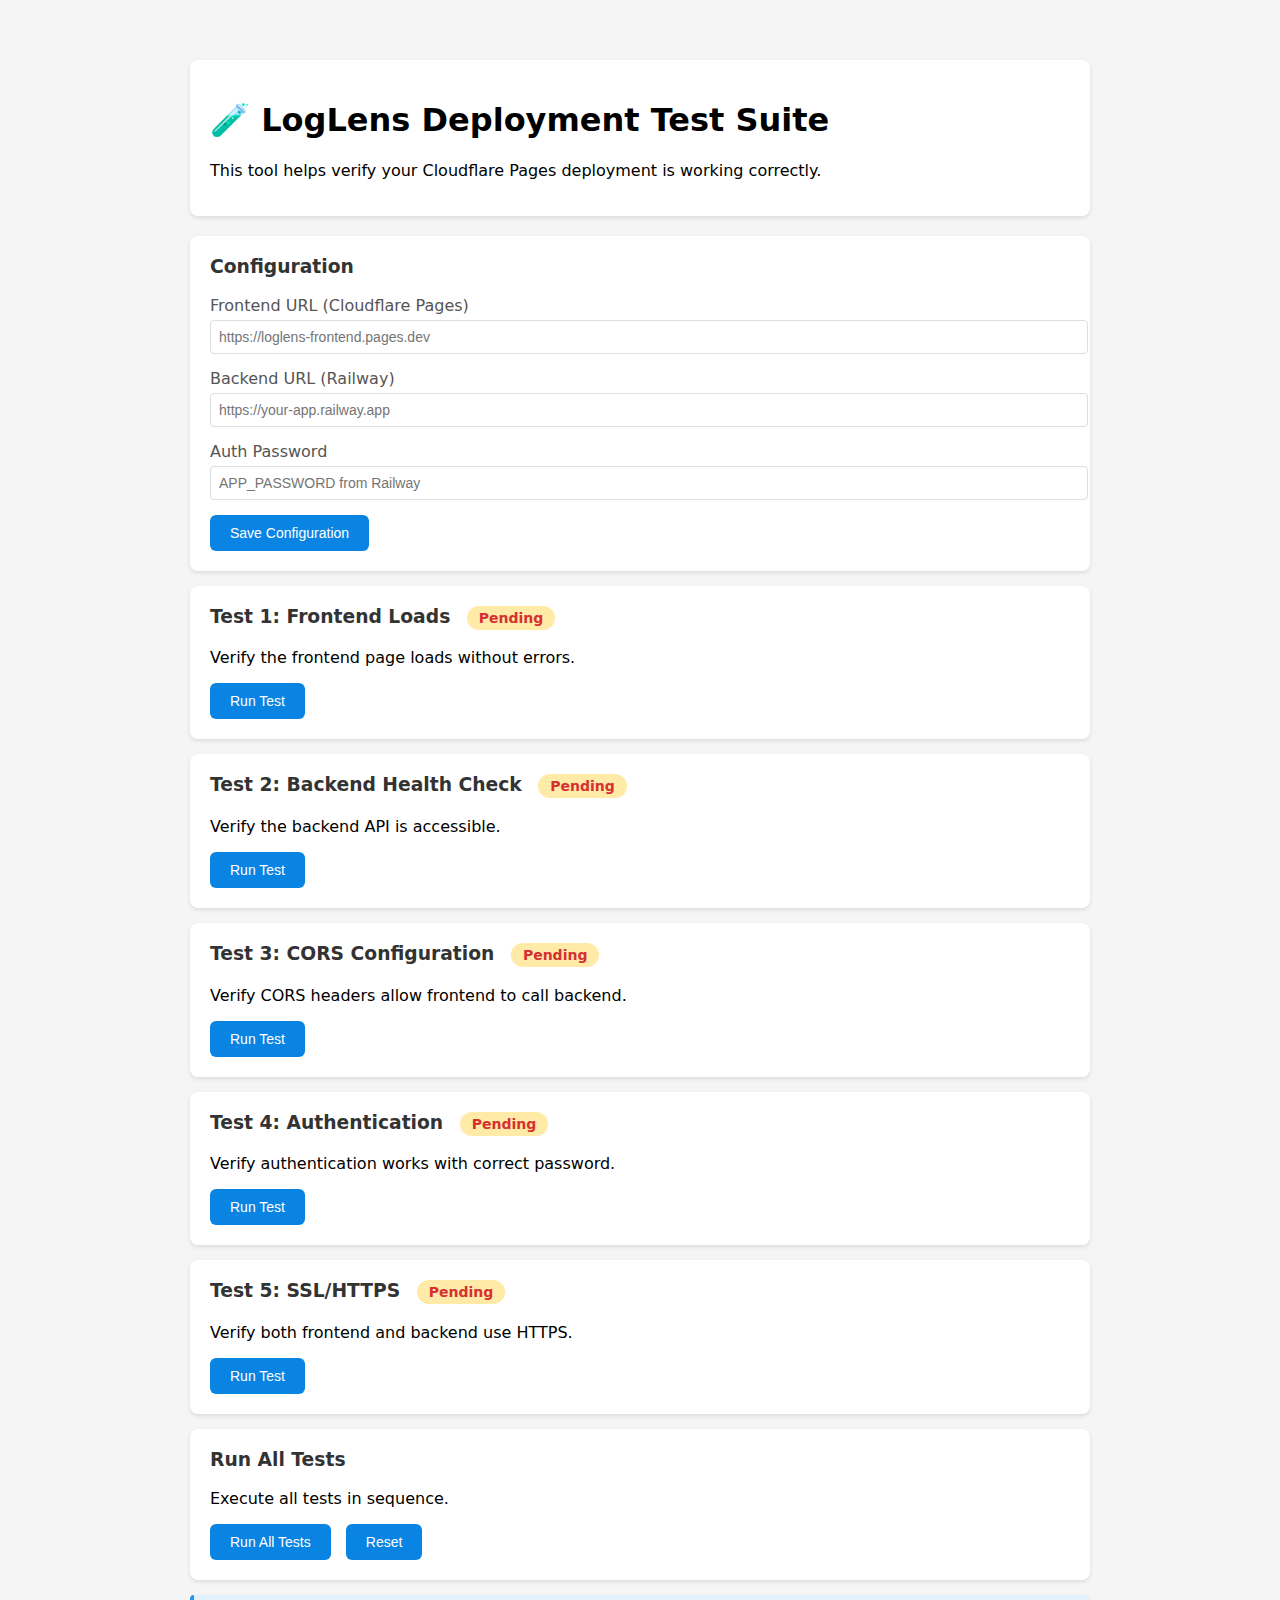
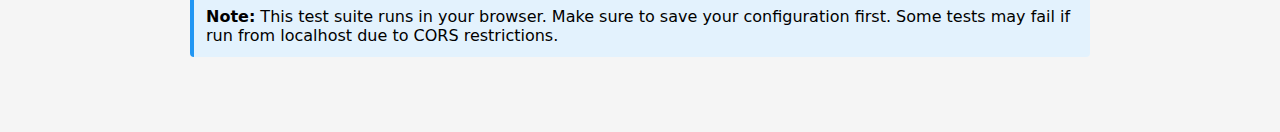
<file: tests/frontend/test_deployment.html>
<!DOCTYPE html>
<html lang="en">
<head>
    <meta charset="UTF-8">
    <meta name="viewport" content="width=device-width, initial-scale=1.0">
    <title>LogLens Deployment Test</title>
    <style>
        body {
            font-family: system-ui, -apple-system, sans-serif;
            max-width: 900px;
            margin: 40px auto;
            padding: 20px;
            background: #f5f5f5;
        }
        .header {
            background: white;
            padding: 20px;
            border-radius: 8px;
            margin-bottom: 20px;
            box-shadow: 0 2px 4px rgba(0,0,0,0.1);
        }
        .test-section {
            background: white;
            padding: 20px;
            border-radius: 8px;
            margin-bottom: 15px;
            box-shadow: 0 2px 4px rgba(0,0,0,0.1);
        }
        .test-section h3 {
            margin-top: 0;
            color: #333;
        }
        .status {
            display: inline-block;
            padding: 4px 12px;
            border-radius: 12px;
            font-size: 14px;
            font-weight: 600;
            margin-left: 10px;
        }
        .status.pending { background: #ffeaa7; color: #d63031; }
        .status.running { background: #74b9ff; color: #0984e3; }
        .status.pass { background: #55efc4; color: #00b894; }
        .status.fail { background: #ff7675; color: #d63031; }

        button {
            background: #0984e3;
            color: white;
            border: none;
            padding: 10px 20px;
            border-radius: 6px;
            cursor: pointer;
            font-size: 14px;
            margin-right: 10px;
        }
        button:hover {
            background: #0770c7;
        }
        button:disabled {
            background: #b2bec3;
            cursor: not-allowed;
        }
        .result {
            margin-top: 10px;
            padding: 10px;
            border-radius: 4px;
            font-family: monospace;
            font-size: 13px;
            white-space: pre-wrap;
        }
        .result.success {
            background: #d1f5e6;
            color: #00875a;
        }
        .result.error {
            background: #ffe5e5;
            color: #d63031;
        }
        .input-group {
            margin: 15px 0;
        }
        label {
            display: block;
            margin-bottom: 5px;
            color: #555;
            font-weight: 500;
        }
        input {
            width: 100%;
            padding: 8px;
            border: 1px solid #ddd;
            border-radius: 4px;
            font-size: 14px;
        }
        .info {
            background: #e3f2fd;
            padding: 12px;
            border-radius: 4px;
            margin: 15px 0;
            border-left: 4px solid #2196f3;
        }
    </style>
</head>
<body>
    <div class="header">
        <h1>🧪 LogLens Deployment Test Suite</h1>
        <p>This tool helps verify your Cloudflare Pages deployment is working correctly.</p>
    </div>

    <div class="test-section">
        <h3>Configuration</h3>
        <div class="input-group">
            <label for="frontend-url">Frontend URL (Cloudflare Pages)</label>
            <input type="text" id="frontend-url" placeholder="https://loglens-frontend.pages.dev">
        </div>
        <div class="input-group">
            <label for="backend-url">Backend URL (Railway)</label>
            <input type="text" id="backend-url" placeholder="https://your-app.railway.app">
        </div>
        <div class="input-group">
            <label for="auth-password">Auth Password</label>
            <input type="password" id="auth-password" placeholder="APP_PASSWORD from Railway">
        </div>
        <button onclick="saveConfig()">Save Configuration</button>
        <div id="config-result" class="result" style="display:none;"></div>
    </div>

    <div class="test-section">
        <h3>Test 1: Frontend Loads <span id="test1-status" class="status pending">Pending</span></h3>
        <p>Verify the frontend page loads without errors.</p>
        <button onclick="runTest1()">Run Test</button>
        <div id="test1-result" class="result" style="display:none;"></div>
    </div>

    <div class="test-section">
        <h3>Test 2: Backend Health Check <span id="test2-status" class="status pending">Pending</span></h3>
        <p>Verify the backend API is accessible.</p>
        <button onclick="runTest2()">Run Test</button>
        <div id="test2-result" class="result" style="display:none;"></div>
    </div>

    <div class="test-section">
        <h3>Test 3: CORS Configuration <span id="test3-status" class="status pending">Pending</span></h3>
        <p>Verify CORS headers allow frontend to call backend.</p>
        <button onclick="runTest3()">Run Test</button>
        <div id="test3-result" class="result" style="display:none;"></div>
    </div>

    <div class="test-section">
        <h3>Test 4: Authentication <span id="test4-status" class="status pending">Pending</span></h3>
        <p>Verify authentication works with correct password.</p>
        <button onclick="runTest4()">Run Test</button>
        <div id="test4-result" class="result" style="display:none;"></div>
    </div>

    <div class="test-section">
        <h3>Test 5: SSL/HTTPS <span id="test5-status" class="status pending">Pending</span></h3>
        <p>Verify both frontend and backend use HTTPS.</p>
        <button onclick="runTest5()">Run Test</button>
        <div id="test5-result" class="result" style="display:none;"></div>
    </div>

    <div class="test-section">
        <h3>Run All Tests</h3>
        <p>Execute all tests in sequence.</p>
        <button onclick="runAllTests()">Run All Tests</button>
        <button onclick="resetAllTests()">Reset</button>
    </div>

    <div class="info">
        <strong>Note:</strong> This test suite runs in your browser. Make sure to save your configuration first.
        Some tests may fail if run from localhost due to CORS restrictions.
    </div>

    <script>
        let config = {
            frontendUrl: '',
            backendUrl: '',
            password: ''
        };

        function saveConfig() {
            config.frontendUrl = document.getElementById('frontend-url').value.trim();
            config.backendUrl = document.getElementById('backend-url').value.trim();
            config.password = document.getElementById('auth-password').value;

            if (!config.frontendUrl || !config.backendUrl || !config.password) {
                showResult('config-result', 'Please fill in all fields', false);
                return;
            }

            showResult('config-result', 'Configuration saved ✓', true);
        }

        function showResult(elementId, message, success) {
            const element = document.getElementById(elementId);
            element.textContent = message;
            element.className = `result ${success ? 'success' : 'error'}`;
            element.style.display = 'block';
        }

        function updateStatus(testNum, status) {
            const element = document.getElementById(`test${testNum}-status`);
            element.className = `status ${status}`;
            element.textContent = status.charAt(0).toUpperCase() + status.slice(1);
        }

        async function runTest1() {
            updateStatus(1, 'running');
            try {
                if (!config.frontendUrl) {
                    throw new Error('Please configure Frontend URL first');
                }

                const response = await fetch(config.frontendUrl);
                const text = await response.text();

                if (response.ok && text.includes('LogLens')) {
                    showResult('test1-result', '✓ Frontend loads successfully\n✓ Page contains LogLens content', true);
                    updateStatus(1, 'pass');
                } else {
                    throw new Error('Frontend loaded but content may be incorrect');
                }
            } catch (error) {
                showResult('test1-result', `✗ Failed: ${error.message}`, false);
                updateStatus(1, 'fail');
            }
        }

        async function runTest2() {
            updateStatus(2, 'running');
            try {
                if (!config.backendUrl) {
                    throw new Error('Please configure Backend URL first');
                }

                const response = await fetch(`${config.backendUrl}/health`);
                const data = await response.json();

                if (response.ok && data.status === 'healthy') {
                    showResult('test2-result', `✓ Backend is healthy\n✓ Version: ${data.version}`, true);
                    updateStatus(2, 'pass');
                } else {
                    throw new Error('Backend health check failed');
                }
            } catch (error) {
                showResult('test2-result', `✗ Failed: ${error.message}`, false);
                updateStatus(2, 'fail');
            }
        }

        async function runTest3() {
            updateStatus(3, 'running');
            try {
                if (!config.backendUrl) {
                    throw new Error('Please configure Backend URL first');
                }

                const response = await fetch(`${config.backendUrl}/health`, {
                    method: 'OPTIONS'
                });

                const corsHeader = response.headers.get('Access-Control-Allow-Origin');

                if (corsHeader) {
                    showResult('test3-result', `✓ CORS configured\n✓ Allowed origin: ${corsHeader}`, true);
                    updateStatus(3, 'pass');
                } else {
                    throw new Error('CORS headers not found');
                }
            } catch (error) {
                showResult('test3-result', `✗ Failed: ${error.message}`, false);
                updateStatus(3, 'fail');
            }
        }

        async function runTest4() {
            updateStatus(4, 'running');
            try {
                if (!config.backendUrl || !config.password) {
                    throw new Error('Please configure Backend URL and Password first');
                }

                const response = await fetch(`${config.backendUrl}/analyze`, {
                    method: 'POST',
                    headers: {
                        'Content-Type': 'application/json',
                        'X-Auth-Token': config.password
                    },
                    body: JSON.stringify({
                        description: 'Test',
                        timestamp: new Date().toISOString(),
                        customer_id: 'test_123'
                    })
                });

                if (response.status === 401) {
                    throw new Error('Authentication failed - check password');
                } else if (response.status === 200 || response.status === 422) {
                    showResult('test4-result', '✓ Authentication successful\n✓ Password accepted', true);
                    updateStatus(4, 'pass');
                } else {
                    throw new Error(`Unexpected status: ${response.status}`);
                }
            } catch (error) {
                showResult('test4-result', `✗ Failed: ${error.message}`, false);
                updateStatus(4, 'fail');
            }
        }

        async function runTest5() {
            updateStatus(5, 'running');
            try {
                if (!config.frontendUrl || !config.backendUrl) {
                    throw new Error('Please configure URLs first');
                }

                const frontendHttps = config.frontendUrl.startsWith('https://');
                const backendHttps = config.backendUrl.startsWith('https://');

                if (frontendHttps && backendHttps) {
                    showResult('test5-result', '✓ Both URLs use HTTPS\n✓ SSL/TLS encryption enabled', true);
                    updateStatus(5, 'pass');
                } else {
                    const issues = [];
                    if (!frontendHttps) issues.push('Frontend not using HTTPS');
                    if (!backendHttps) issues.push('Backend not using HTTPS');
                    throw new Error(issues.join(', '));
                }
            } catch (error) {
                showResult('test5-result', `✗ Failed: ${error.message}`, false);
                updateStatus(5, 'fail');
            }
        }

        async function runAllTests() {
            await runTest1();
            await new Promise(r => setTimeout(r, 500));
            await runTest2();
            await new Promise(r => setTimeout(r, 500));
            await runTest3();
            await new Promise(r => setTimeout(r, 500));
            await runTest4();
            await new Promise(r => setTimeout(r, 500));
            await runTest5();
        }

        function resetAllTests() {
            for (let i = 1; i <= 5; i++) {
                updateStatus(i, 'pending');
                document.getElementById(`test${i}-result`).style.display = 'none';
            }
        }
    </script>
</body>
</html>
</file>
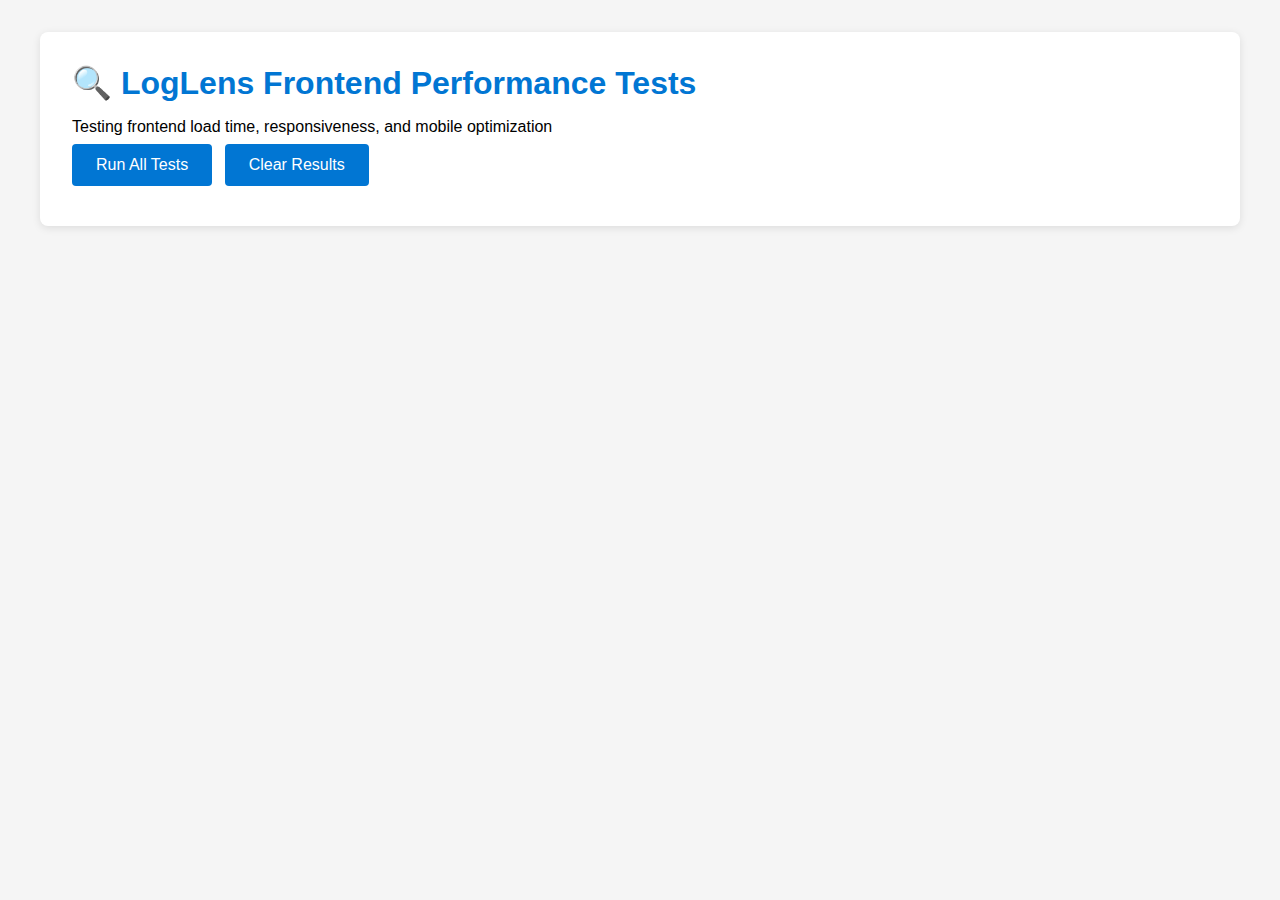
<file: tests/frontend/test_performance.html>
<!DOCTYPE html>
<html lang="en">
<head>
    <meta charset="UTF-8">
    <meta name="viewport" content="width=device-width, initial-scale=1.0">
    <title>LogLens Frontend Performance Tests</title>
    <style>
        * {
            margin: 0;
            padding: 0;
            box-sizing: border-box;
        }

        body {
            font-family: 'Segoe UI', Tahoma, Geneva, Verdana, sans-serif;
            background: #f5f5f5;
            padding: 2rem;
        }

        .container {
            max-width: 1200px;
            margin: 0 auto;
            background: white;
            padding: 2rem;
            border-radius: 8px;
            box-shadow: 0 2px 8px rgba(0,0,0,0.1);
        }

        h1 {
            color: #0176D3;
            margin-bottom: 1rem;
        }

        .test-section {
            margin: 2rem 0;
            padding: 1.5rem;
            background: #fafafa;
            border-radius: 4px;
            border-left: 4px solid #0176D3;
        }

        .test-section h2 {
            color: #032D60;
            margin-bottom: 1rem;
            font-size: 1.25rem;
        }

        .test-result {
            padding: 1rem;
            margin: 0.5rem 0;
            background: white;
            border-radius: 4px;
            border: 1px solid #ddd;
        }

        .test-result.pass {
            border-left: 4px solid #2E844A;
        }

        .test-result.fail {
            border-left: 4px solid #EA001E;
        }

        .test-result.warning {
            border-left: 4px solid #FFA429;
        }

        .test-name {
            font-weight: bold;
            margin-bottom: 0.5rem;
        }

        .test-details {
            color: #666;
            font-size: 0.9rem;
        }

        .metric {
            display: inline-block;
            padding: 0.25rem 0.75rem;
            background: #e8f4f8;
            border-radius: 4px;
            margin: 0.25rem;
            font-family: monospace;
        }

        button {
            background: #0176D3;
            color: white;
            border: none;
            padding: 0.75rem 1.5rem;
            border-radius: 4px;
            cursor: pointer;
            font-size: 1rem;
            margin: 0.5rem 0.5rem 0.5rem 0;
        }

        button:hover {
            background: #0B5CAB;
        }

        button:disabled {
            background: #ccc;
            cursor: not-allowed;
        }

        .summary {
            padding: 1.5rem;
            background: #e8f4f8;
            border-radius: 4px;
            margin-bottom: 2rem;
        }

        .summary h3 {
            color: #032D60;
            margin-bottom: 1rem;
        }

        .summary-grid {
            display: grid;
            grid-template-columns: repeat(auto-fit, minmax(200px, 1fr));
            gap: 1rem;
        }

        .summary-item {
            background: white;
            padding: 1rem;
            border-radius: 4px;
            text-align: center;
        }

        .summary-value {
            font-size: 2rem;
            font-weight: bold;
            color: #0176D3;
        }

        .summary-label {
            color: #666;
            font-size: 0.9rem;
            margin-top: 0.5rem;
        }
    </style>
</head>
<body>
    <div class="container">
        <h1>🔍 LogLens Frontend Performance Tests</h1>
        <p>Testing frontend load time, responsiveness, and mobile optimization</p>

        <div class="summary" id="summary" style="display: none;">
            <h3>Test Summary</h3>
            <div class="summary-grid">
                <div class="summary-item">
                    <div class="summary-value" id="total-tests">0</div>
                    <div class="summary-label">Total Tests</div>
                </div>
                <div class="summary-item">
                    <div class="summary-value" id="passed-tests" style="color: #2E844A;">0</div>
                    <div class="summary-label">Passed</div>
                </div>
                <div class="summary-item">
                    <div class="summary-value" id="failed-tests" style="color: #EA001E;">0</div>
                    <div class="summary-label">Failed</div>
                </div>
                <div class="summary-item">
                    <div class="summary-value" id="warning-tests" style="color: #FFA429;">0</div>
                    <div class="summary-label">Warnings</div>
                </div>
            </div>
        </div>

        <button onclick="runAllTests()">Run All Tests</button>
        <button onclick="clearResults()">Clear Results</button>

        <div id="results"></div>
    </div>

    <script>
        const PERFORMANCE_TARGETS = {
            pageLoad: 2000, // 2 seconds
            domContentLoaded: 1000, // 1 second
            scriptExecution: 100, // 100ms
            cssLoad: 500, // 500ms
            imageCount: 10, // Max 10 images for fast load
            scriptCount: 5, // Max 5 scripts
        };

        let testResults = {
            total: 0,
            passed: 0,
            failed: 0,
            warnings: 0
        };

        function clearResults() {
            document.getElementById('results').innerHTML = '';
            document.getElementById('summary').style.display = 'none';
            testResults = { total: 0, passed: 0, failed: 0, warnings: 0 };
        }

        function updateSummary() {
            document.getElementById('summary').style.display = 'block';
            document.getElementById('total-tests').textContent = testResults.total;
            document.getElementById('passed-tests').textContent = testResults.passed;
            document.getElementById('failed-tests').textContent = testResults.failed;
            document.getElementById('warning-tests').textContent = testResults.warnings;
        }

        function addTestResult(name, status, details, metrics = []) {
            testResults.total++;
            testResults[status === 'pass' ? 'passed' : status === 'fail' ? 'failed' : 'warnings']++;

            const resultsDiv = document.getElementById('results');
            const section = document.createElement('div');
            section.className = `test-result ${status}`;

            let html = `<div class="test-name">${name}</div>`;
            html += `<div class="test-details">${details}</div>`;

            if (metrics.length > 0) {
                html += '<div style="margin-top: 0.5rem;">';
                metrics.forEach(metric => {
                    html += `<span class="metric">${metric}</span>`;
                });
                html += '</div>';
            }

            section.innerHTML = html;
            resultsDiv.appendChild(section);

            updateSummary();
        }

        function createTestSection(title) {
            const resultsDiv = document.getElementById('results');
            const section = document.createElement('div');
            section.className = 'test-section';
            section.innerHTML = `<h2>${title}</h2>`;
            resultsDiv.appendChild(section);
            return section;
        }

        async function testPageLoadTime() {
            const section = createTestSection('Page Load Performance');

            // Test 1: Page load time
            const loadTime = performance.timing.loadEventEnd - performance.timing.navigationStart;
            const loadStatus = loadTime < PERFORMANCE_TARGETS.pageLoad ? 'pass' : 'warning';
            addTestResult(
                'Page Load Time',
                loadStatus,
                `Total page load time: ${loadTime}ms (target: ${PERFORMANCE_TARGETS.pageLoad}ms)`,
                [`Load: ${loadTime}ms`]
            );

            // Test 2: DOM Content Loaded
            const domContentLoadedTime = performance.timing.domContentLoadedEventEnd - performance.timing.navigationStart;
            const domStatus = domContentLoadedTime < PERFORMANCE_TARGETS.domContentLoaded ? 'pass' : 'warning';
            addTestResult(
                'DOM Content Loaded',
                domStatus,
                `DOM ready time: ${domContentLoadedTime}ms (target: ${PERFORMANCE_TARGETS.domContentLoaded}ms)`,
                [`DOM Ready: ${domContentLoadedTime}ms`]
            );

            // Test 3: Resource count
            const resources = performance.getEntriesByType('resource');
            const scripts = resources.filter(r => r.initiatorType === 'script');
            const styles = resources.filter(r => r.initiatorType === 'link' || r.initiatorType === 'css');
            const images = resources.filter(r => r.initiatorType === 'img');

            const scriptStatus = scripts.length <= PERFORMANCE_TARGETS.scriptCount ? 'pass' : 'warning';
            addTestResult(
                'Script Count',
                scriptStatus,
                `Found ${scripts.length} scripts (target: ≤${PERFORMANCE_TARGETS.scriptCount})`,
                [`Scripts: ${scripts.length}`]
            );

            const imageStatus = images.length <= PERFORMANCE_TARGETS.imageCount ? 'pass' : 'warning';
            addTestResult(
                'Image Count',
                imageStatus,
                `Found ${images.length} images (target: ≤${PERFORMANCE_TARGETS.imageCount})`,
                [`Images: ${images.length}`]
            );
        }

        function testResponsiveDesign() {
            const section = createTestSection('Responsive Design');

            // Test viewport meta tag
            const viewport = document.querySelector('meta[name="viewport"]');
            const viewportStatus = viewport ? 'pass' : 'fail';
            addTestResult(
                'Viewport Meta Tag',
                viewportStatus,
                viewport ? 'Viewport meta tag is present' : 'Viewport meta tag is missing',
                viewport ? ['Present'] : []
            );

            // Test CSS media queries
            const styleSheets = Array.from(document.styleSheets);
            let hasMediaQueries = false;

            try {
                styleSheets.forEach(sheet => {
                    if (sheet.cssRules) {
                        Array.from(sheet.cssRules).forEach(rule => {
                            if (rule instanceof CSSMediaRule) {
                                hasMediaQueries = true;
                            }
                        });
                    }
                });
            } catch (e) {
                // Some stylesheets might be cross-origin
            }

            const mediaQueryStatus = hasMediaQueries ? 'pass' : 'warning';
            addTestResult(
                'CSS Media Queries',
                mediaQueryStatus,
                hasMediaQueries ? 'CSS media queries detected' : 'No CSS media queries detected',
                hasMediaQueries ? ['Responsive'] : ['Not responsive']
            );

            // Test font size (should be at least 16px to prevent zoom on mobile)
            const inputs = document.querySelectorAll('input, textarea');
            let minFontSize = Infinity;
            inputs.forEach(input => {
                const fontSize = parseFloat(window.getComputedStyle(input).fontSize);
                minFontSize = Math.min(minFontSize, fontSize);
            });

            const fontSizeStatus = minFontSize >= 16 ? 'pass' : 'warning';
            addTestResult(
                'Mobile Input Font Size',
                fontSizeStatus,
                `Minimum input font size: ${minFontSize.toFixed(1)}px (target: ≥16px to prevent iOS zoom)`,
                [`Min: ${minFontSize.toFixed(1)}px`]
            );
        }

        function testAccessibility() {
            const section = createTestSection('Accessibility & Best Practices');

            // Test for images with alt text
            const images = document.querySelectorAll('img');
            const imagesWithoutAlt = Array.from(images).filter(img => !img.alt);
            const altStatus = imagesWithoutAlt.length === 0 ? 'pass' : 'warning';
            addTestResult(
                'Image Alt Text',
                altStatus,
                imagesWithoutAlt.length === 0
                    ? 'All images have alt text'
                    : `${imagesWithoutAlt.length} images missing alt text`,
                [`Missing alt: ${imagesWithoutAlt.length}`]
            );

            // Test for HTTPS
            const isHttps = window.location.protocol === 'https:' || window.location.hostname === 'localhost';
            const httpsStatus = isHttps ? 'pass' : 'warning';
            addTestResult(
                'HTTPS/Secure Connection',
                httpsStatus,
                isHttps ? 'Page is served over HTTPS or localhost' : 'Page is not served over HTTPS',
                [isHttps ? 'Secure' : 'Not secure']
            );

            // Test for console errors
            const consoleErrors = [];
            const originalError = console.error;
            console.error = function(...args) {
                consoleErrors.push(args.join(' '));
                originalError.apply(console, args);
            };

            setTimeout(() => {
                const errorStatus = consoleErrors.length === 0 ? 'pass' : 'warning';
                addTestResult(
                    'Console Errors',
                    errorStatus,
                    consoleErrors.length === 0
                        ? 'No console errors detected'
                        : `${consoleErrors.length} console errors detected`,
                    [`Errors: ${consoleErrors.length}`]
                );

                console.error = originalError;
            }, 1000);
        }

        function testJavaScriptPerformance() {
            const section = createTestSection('JavaScript Performance');

            // Test for main thread blocking
            const measures = performance.getEntriesByType('measure');
            const longTasks = measures.filter(m => m.duration > 50);

            const longTaskStatus = longTasks.length === 0 ? 'pass' : 'warning';
            addTestResult(
                'Long Tasks',
                longTaskStatus,
                longTasks.length === 0
                    ? 'No long tasks detected'
                    : `${longTasks.length} long tasks (>50ms) detected`,
                [`Long tasks: ${longTasks.length}`]
            );

            // Test localStorage usage
            const storageStatus = 'localStorage' in window ? 'pass' : 'fail';
            addTestResult(
                'LocalStorage Support',
                storageStatus,
                storageStatus === 'pass'
                    ? 'LocalStorage is supported'
                    : 'LocalStorage is not supported',
                [storageStatus === 'pass' ? 'Supported' : 'Not supported']
            );

            // Test fetch API support
            const fetchStatus = 'fetch' in window ? 'pass' : 'fail';
            addTestResult(
                'Fetch API Support',
                fetchStatus,
                fetchStatus === 'pass'
                    ? 'Fetch API is supported'
                    : 'Fetch API is not supported',
                [fetchStatus === 'pass' ? 'Supported' : 'Not supported']
            );
        }

        function testCSSPerformance() {
            const section = createTestSection('CSS Performance');

            // Count CSS rules
            const styleSheets = Array.from(document.styleSheets);
            let totalRules = 0;

            try {
                styleSheets.forEach(sheet => {
                    if (sheet.cssRules) {
                        totalRules += sheet.cssRules.length;
                    }
                });
            } catch (e) {
                // Some stylesheets might be cross-origin
            }

            const ruleStatus = totalRules < 1000 ? 'pass' : 'warning';
            addTestResult(
                'CSS Rules Count',
                ruleStatus,
                `Total CSS rules: ${totalRules} (target: <1000 for optimal performance)`,
                [`Rules: ${totalRules}`]
            );

            // Test for CSS animations
            const elements = document.querySelectorAll('*');
            let animatedElements = 0;

            elements.forEach(el => {
                const style = window.getComputedStyle(el);
                if (style.animation !== 'none' || style.transition !== 'all 0s ease 0s') {
                    animatedElements++;
                }
            });

            addTestResult(
                'CSS Animations',
                'pass',
                `Found ${animatedElements} elements with animations/transitions`,
                [`Animated: ${animatedElements}`]
            );
        }

        async function runAllTests() {
            clearResults();

            try {
                await testPageLoadTime();
                testResponsiveDesign();
                testAccessibility();
                testJavaScriptPerformance();
                testCSSPerformance();

                // Final summary
                setTimeout(() => {
                    const section = createTestSection('Summary');
                    const passRate = ((testResults.passed / testResults.total) * 100).toFixed(1);
                    const status = passRate >= 90 ? 'pass' : passRate >= 70 ? 'warning' : 'fail';

                    addTestResult(
                        'Overall Performance',
                        status,
                        `${testResults.passed}/${testResults.total} tests passed (${passRate}%)`,
                        [
                            `Pass rate: ${passRate}%`,
                            `Passed: ${testResults.passed}`,
                            `Failed: ${testResults.failed}`,
                            `Warnings: ${testResults.warnings}`
                        ]
                    );
                }, 1500);
            } catch (error) {
                console.error('Error running tests:', error);
                addTestResult(
                    'Test Suite Error',
                    'fail',
                    `Error running tests: ${error.message}`,
                    []
                );
            }
        }

        // Run tests automatically on page load
        window.addEventListener('load', () => {
            setTimeout(() => {
                console.log('Performance tests ready. Click "Run All Tests" to begin.');
            }, 100);
        });
    </script>
</body>
</html>
</file>
<file: frontend/style.css>
/* Reset and Base Styles */
* {
    margin: 0;
    padding: 0;
    box-sizing: border-box;
}

:root {
    /* Salesforce Lightning Design System Colors */
    --sf-blue: #0176D3;
    --sf-blue-dark: #032D60;
    --sf-blue-hover: #0B5CAB;
    --sf-cloud-blue: #04E1CB;
    --sf-error: #EA001E;
    --sf-success: #2E844A;
    --sf-warning: #FFA429;
    --sf-border: #DDDBDA;
    --sf-text-primary: #181818;
    --sf-text-secondary: #747474;
    --sf-bg-primary: #FFFFFF;
    --sf-bg-secondary: #F3F2F2;
    --sf-bg-alt: #FAFAF9;
    --sf-shadow: rgba(0, 0, 0, 0.1);

    /* Map to semantic names */
    --primary-color: var(--sf-blue);
    --primary-hover: var(--sf-blue-hover);
    --error-color: var(--sf-error);
    --success-color: var(--sf-success);
    --border-color: var(--sf-border);
    --text-primary: var(--sf-text-primary);
    --text-secondary: var(--sf-text-secondary);
    --bg-primary: var(--sf-bg-primary);
    --bg-secondary: var(--sf-bg-secondary);
}

body {
    font-family: 'Roboto', 'Salesforce Sans', Arial, sans-serif;
    line-height: 1.5;
    color: var(--text-primary);
    background-color: var(--bg-secondary);
    min-height: 100vh;
    font-weight: 400;
}

/* Container */
.container {
    max-width: 800px;
    margin: 0 auto;
    padding: 2rem 1rem;
    min-height: 100vh;
    display: flex;
    flex-direction: column;
}

/* Header */
header {
    text-align: center;
    margin-bottom: 2rem;
    padding: 1.5rem;
    background: var(--sf-blue-dark);
    border-radius: 4px;
    box-shadow: 0 2px 4px var(--sf-shadow);
}

header h1 {
    font-size: 2.5rem;
    margin-bottom: 0.5rem;
    color: #FFFFFF;
    font-weight: 300;
    letter-spacing: -0.5px;
    display: flex;
    align-items: center;
    justify-content: center;
    gap: 0.75rem;
}

.header-icon {
    font-size: 2.5rem;
}

.subtitle {
    color: var(--sf-cloud-blue);
    font-size: 1.1rem;
    font-weight: 400;
}

/* Main Content */
main {
    flex: 1;
    background: var(--bg-primary);
    border-radius: 4px;
    padding: 2rem;
    box-shadow: 0 2px 4px var(--sf-shadow), 0 0 1px var(--sf-shadow);
    border: 1px solid var(--sf-border);
}

main h2 {
    margin-bottom: 1.5rem;
    font-size: 1.5rem;
    font-weight: 400;
    color: var(--sf-blue-dark);
}

/* Screen Management */
.screen {
    display: block;
}

.screen.hidden {
    display: none;
}

/* Auth Screen */
.auth-container {
    display: flex;
    align-items: center;
    justify-content: center;
    min-height: 400px;
}

.auth-card {
    max-width: 400px;
    width: 100%;
    padding: 2rem;
    background: var(--sf-bg-alt);
    border: 1px solid var(--sf-border);
    border-radius: 4px;
    box-shadow: 0 4px 8px var(--sf-shadow);
}

.auth-header {
    text-align: center;
    margin-bottom: 1.5rem;
}

.auth-icon {
    font-size: 3rem;
    color: var(--sf-blue);
    display: block;
    margin: 0 auto 0.75rem;
}

.auth-card h2 {
    font-size: 1.25rem;
    font-weight: 400;
    color: var(--sf-blue-dark);
    margin: 0;
}

/* Form Styles */
.form-group {
    margin-bottom: 1.5rem;
}

.form-group label {
    display: block;
    margin-bottom: 0.5rem;
    font-weight: 500;
    color: var(--sf-text-primary);
    font-size: 0.875rem;
    text-transform: uppercase;
    letter-spacing: 0.5px;
}

.form-group input,
.form-group textarea {
    width: 100%;
    padding: 0.75rem;
    border: 1px solid var(--sf-border);
    border-radius: 4px;
    font-size: 0.9375rem;
    font-family: 'Roboto', 'Salesforce Sans', Arial, sans-serif;
    transition: border-color 0.15s, box-shadow 0.15s;
    background-color: var(--sf-bg-primary);
}

.form-group input:focus,
.form-group textarea:focus {
    outline: none;
    border-color: var(--sf-blue);
    box-shadow: 0 0 0 3px rgba(1, 118, 211, 0.1);
}

.form-group textarea {
    resize: vertical;
    line-height: 1.5;
}

/* Buttons */
.btn {
    padding: 0.75rem 1.5rem;
    border: 1px solid transparent;
    border-radius: 4px;
    font-size: 0.9375rem;
    font-weight: 500;
    cursor: pointer;
    transition: all 0.15s ease-in-out;
    text-transform: none;
    letter-spacing: 0;
    display: inline-flex;
    align-items: center;
    justify-content: center;
    gap: 0.5rem;
}

.btn-icon {
    font-size: 1.25rem;
}

.btn-primary {
    background-color: var(--sf-blue);
    color: white;
    border-color: var(--sf-blue);
}

.btn-primary:hover {
    background-color: var(--sf-blue-hover);
    border-color: var(--sf-blue-hover);
    box-shadow: 0 2px 4px var(--sf-shadow);
}

.btn-primary:active {
    background-color: var(--sf-blue-dark);
    border-color: var(--sf-blue-dark);
}

.btn-primary:disabled {
    background-color: var(--sf-border);
    border-color: var(--sf-border);
    cursor: not-allowed;
    opacity: 0.5;
}

/* Error Messages */
.error-message {
    color: var(--error-color);
    font-size: 0.875rem;
    margin-top: 0.5rem;
    display: none;
}

.error-message.show {
    display: block;
}

/* Loading State */
.loading {
    text-align: center;
    padding: 2rem;
}

.loading.hidden {
    display: none;
}

.spinner {
    width: 48px;
    height: 48px;
    margin: 0 auto 1rem;
    border: 4px solid var(--sf-border);
    border-top-color: var(--sf-blue);
    border-right-color: var(--sf-cloud-blue);
    border-radius: 50%;
    animation: spin 0.8s linear infinite;
}

@keyframes spin {
    to {
        transform: rotate(360deg);
    }
}

/* Results */
.results {
    margin-top: 2rem;
    padding-top: 2rem;
    border-top: 2px solid var(--sf-border);
}

.results.hidden {
    display: none;
}

.results h3 {
    margin-bottom: 1.5rem;
    font-size: 1.5rem;
    color: var(--sf-blue-dark);
    font-weight: 400;
    display: flex;
    align-items: center;
    gap: 0.5rem;
}

.results-icon {
    font-size: 1.75rem;
}

.results h4 {
    margin-bottom: 1rem;
    margin-top: 1.5rem;
    font-size: 1.125rem;
    color: var(--sf-blue-dark);
    font-weight: 500;
}

.results-section {
    margin-bottom: 2rem;
}

/* Probable Causes */
.causes-section {
    margin-bottom: 2rem;
}

.cause-item {
    background: var(--sf-bg-alt);
    padding: 1.25rem;
    margin-bottom: 1rem;
    border-radius: 4px;
    border-left: 4px solid var(--sf-blue);
    transition: transform 0.15s, box-shadow 0.15s;
    border: 1px solid var(--sf-border);
    border-left-width: 4px;
}

.cause-item:hover {
    transform: translateX(2px);
    box-shadow: 0 2px 8px var(--sf-shadow);
    background: var(--sf-bg-primary);
}

.cause-item strong {
    font-size: 1.05rem;
    color: var(--sf-blue-dark);
    display: inline-block;
    margin-bottom: 0.5rem;
    font-weight: 500;
}

.cause-item p {
    color: var(--sf-text-secondary);
    margin-top: 0.5rem;
    line-height: 1.6;
}

.confidence-badge {
    display: inline-block;
    padding: 0.25rem 0.625rem;
    border-radius: 4px;
    font-size: 0.6875rem;
    font-weight: 700;
    text-transform: uppercase;
    margin-left: 0.5rem;
    letter-spacing: 0.5px;
}

.confidence-high {
    background-color: #C9F0D7;
    color: var(--sf-success);
}

.confidence-medium {
    background-color: #FFE59E;
    color: #A46200;
}

.confidence-low {
    background-color: #FED6D7;
    color: var(--sf-error);
}

/* Suggested Response */
.suggested-response {
    background: var(--sf-bg-alt);
    padding: 1.5rem;
    border-radius: 4px;
    margin-bottom: 2rem;
    position: relative;
    border: 1px solid var(--sf-border);
}

.suggested-response h4 {
    margin-top: 0;
    display: flex;
    justify-content: space-between;
    align-items: center;
    color: var(--sf-blue-dark);
    font-weight: 500;
}

.copy-btn {
    background: var(--sf-blue);
    color: white;
    border: 1px solid var(--sf-blue);
    padding: 0.5rem 1rem;
    border-radius: 4px;
    font-size: 0.875rem;
    cursor: pointer;
    transition: all 0.15s ease-in-out;
    display: flex;
    align-items: center;
    gap: 0.5rem;
    font-weight: 500;
}

.copy-btn:hover {
    background-color: var(--sf-blue-hover);
    border-color: var(--sf-blue-hover);
    box-shadow: 0 2px 4px var(--sf-shadow);
}

.copy-btn:active {
    transform: scale(0.97);
}

.suggested-response-text {
    background: white;
    padding: 1rem;
    border-radius: 4px;
    border: 1px solid var(--sf-border);
    margin-top: 1rem;
    line-height: 1.6;
    white-space: pre-wrap;
    word-wrap: break-word;
}

/* Logs Summary */
.logs-summary {
    background: var(--sf-bg-alt);
    padding: 1.25rem;
    border-radius: 4px;
    margin-bottom: 2rem;
    border: 1px solid var(--sf-border);
}

.logs-summary h4 {
    margin-top: 0;
    color: var(--sf-blue-dark);
    font-weight: 500;
}

.logs-summary p {
    color: var(--sf-text-secondary);
    line-height: 1.6;
}

.events-count {
    color: var(--sf-text-secondary);
    font-size: 0.875rem;
    margin-top: 1rem;
    font-style: italic;
}

/* Sentry Links */
.sentry-links {
    margin-bottom: 2rem;
}

.sentry-links h4 {
    margin-top: 0;
    color: var(--sf-blue-dark);
    font-weight: 500;
}

.sentry-links ul {
    list-style: none;
    padding: 0;
}

.sentry-links li {
    margin-bottom: 0.5rem;
}

.sentry-links a {
    color: var(--sf-blue);
    text-decoration: none;
    display: inline-flex;
    align-items: center;
    gap: 0.5rem;
    padding: 0.5rem 1rem;
    background: var(--sf-bg-alt);
    border: 1px solid var(--sf-border);
    border-radius: 4px;
    transition: all 0.15s ease-in-out;
    font-weight: 500;
}

.sentry-links a:hover {
    background-color: var(--sf-bg-secondary);
    text-decoration: underline;
    box-shadow: 0 2px 4px var(--sf-shadow);
}

.sentry-links a::before {
    content: "";
    width: 20px;
    height: 20px;
    background-image: url("data:image/svg+xml,%3Csvg xmlns='http://www.w3.org/2000/svg' viewBox='0 0 24 24' fill='%230176D3'%3E%3Cpath d='M3.9 12c0-1.71 1.39-3.1 3.1-3.1h4V7H7c-2.76 0-5 2.24-5 5s2.24 5 5 5h4v-1.9H7c-1.71 0-3.1-1.39-3.1-3.1zM8 13h8v-2H8v2zm9-6h-4v1.9h4c1.71 0 3.1 1.39 3.1 3.1s-1.39 3.1-3.1 3.1h-4V17h4c2.76 0 5-2.24 5-5s-2.24-5-5-5z'/%3E%3C/svg%3E");
    background-size: contain;
    background-repeat: no-repeat;
}

/* Toast Notification */
.toast {
    position: fixed;
    bottom: 2rem;
    right: 2rem;
    background: var(--sf-success);
    color: white;
    padding: 1rem 1.5rem;
    border-radius: 4px;
    box-shadow: 0 4px 12px var(--sf-shadow);
    animation: slideIn 0.3s ease-out;
    z-index: 1000;
    font-weight: 500;
}

.toast.hidden {
    display: none;
}

@keyframes slideIn {
    from {
        transform: translateY(100%);
        opacity: 0;
    }
    to {
        transform: translateY(0);
        opacity: 1;
    }
}

/* Error State */
.error-state {
    text-align: center;
    padding: 3rem 2rem;
    background: #FED6D7;
    border: 2px solid var(--sf-error);
    border-radius: 4px;
    margin-top: 2rem;
}

.error-icon {
    font-size: 4rem;
    margin-bottom: 1rem;
    animation: shake 0.5s;
    color: var(--sf-error);
}

@keyframes shake {
    0%, 100% { transform: translateX(0); }
    25% { transform: translateX(-10px); }
    75% { transform: translateX(10px); }
}

.error-state h3 {
    color: var(--sf-error);
    margin-bottom: 1rem;
    font-size: 1.5rem;
    font-weight: 500;
}

.error-text {
    color: var(--sf-text-primary);
    font-size: 1.125rem;
    margin-bottom: 1rem;
    line-height: 1.6;
}

.error-suggestion {
    color: var(--sf-text-secondary);
    background: white;
    padding: 1rem;
    border-radius: 4px;
    margin: 1.5rem auto;
    max-width: 600px;
    text-align: left;
    line-height: 1.6;
    border: 1px solid var(--sf-border);
}

.error-suggestion strong {
    color: var(--sf-text-primary);
}

.retry-btn {
    margin-top: 1.5rem;
}

/* Empty State */
.empty-state {
    text-align: center;
    padding: 3rem 2rem;
    background: var(--sf-bg-alt);
    border: 2px dashed var(--sf-border);
    border-radius: 4px;
    margin-top: 2rem;
}

.empty-icon {
    font-size: 4rem;
    margin-bottom: 1rem;
    opacity: 0.5;
    color: var(--sf-text-secondary);
}

.empty-state h3 {
    color: var(--sf-blue-dark);
    margin-bottom: 1rem;
    font-size: 1.5rem;
    font-weight: 400;
}

.empty-text {
    color: var(--sf-text-secondary);
    font-size: 1.125rem;
    margin-bottom: 2rem;
    line-height: 1.6;
}

.empty-suggestions {
    background: white;
    padding: 1.5rem;
    border-radius: 4px;
    margin: 1.5rem auto;
    max-width: 600px;
    text-align: left;
    border: 1px solid var(--sf-border);
}

.empty-suggestions p {
    color: var(--sf-text-primary);
    margin-bottom: 1rem;
    font-weight: 500;
}

.empty-suggestions ul {
    list-style: none;
    padding: 0;
    margin: 0;
}

.empty-suggestions li {
    color: var(--sf-text-secondary);
    padding: 0.5rem 0;
    line-height: 1.6;
}

/* Footer */
footer {
    text-align: center;
    margin-top: 2rem;
    padding: 1rem;
    color: var(--sf-text-secondary);
    font-size: 0.875rem;
    background: var(--sf-bg-alt);
    border-radius: 4px;
}

/* Responsive Design */
@media (max-width: 640px) {
    .container {
        padding: 1rem 0.5rem;
    }

    main {
        padding: 1.5rem;
    }

    header h1 {
        font-size: 2rem;
        flex-direction: column;
        gap: 0.5rem;
    }

    .auth-card {
        padding: 1.5rem;
    }

    .form-group input,
    .form-group textarea {
        font-size: 16px; /* Prevent zoom on iOS */
    }

    .btn {
        width: 100%;
        justify-content: center;
    }

    .suggested-response h4 {
        flex-direction: column;
        align-items: flex-start;
        gap: 1rem;
    }

    .copy-btn {
        width: 100%;
        justify-content: center;
    }

    .cause-item {
        padding: 1rem;
    }

    .toast {
        bottom: 1rem;
        right: 1rem;
        left: 1rem;
        width: auto;
    }

    .results h3 {
        font-size: 1.25rem;
    }

    .error-state,
    .empty-state {
        padding: 2rem 1rem;
    }
}

/* Tablet optimization */
@media (min-width: 641px) and (max-width: 1024px) {
    .container {
        max-width: 90%;
    }

    header h1 {
        font-size: 2.25rem;
    }
}
</file>
